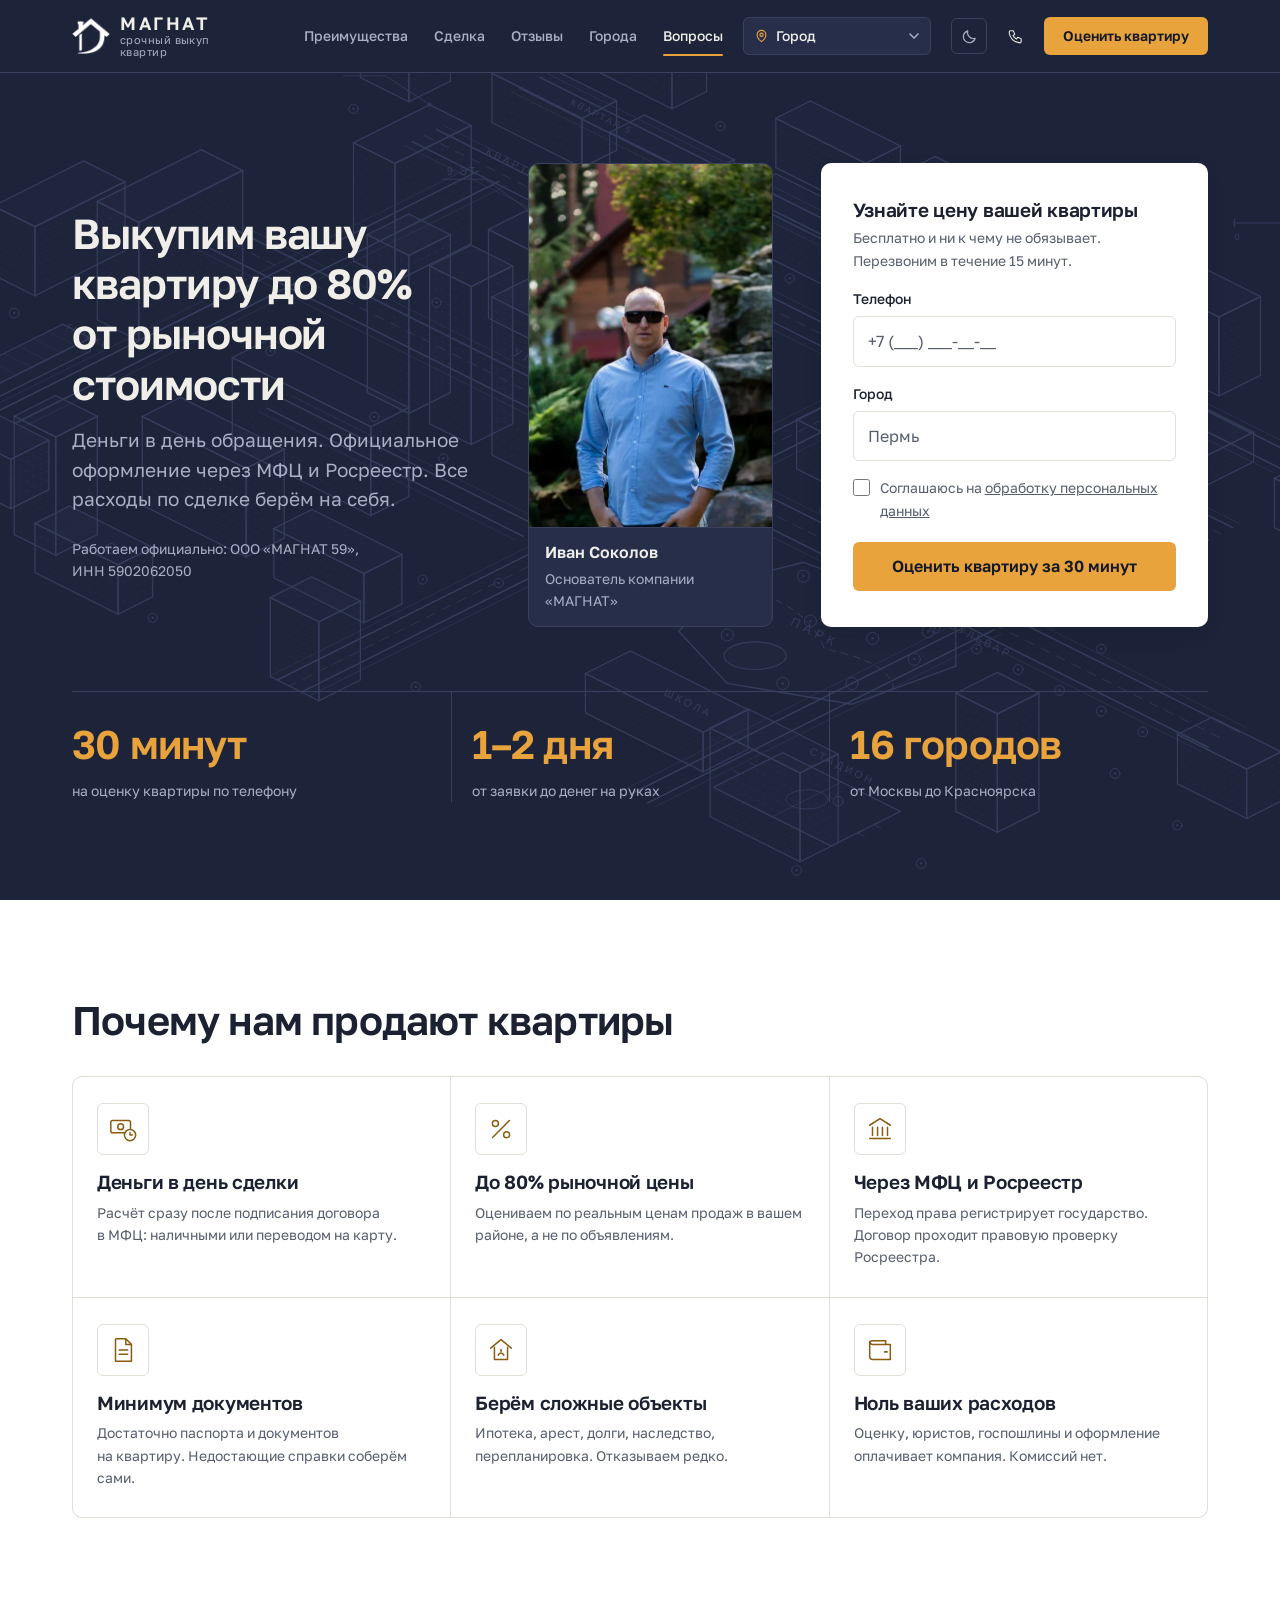
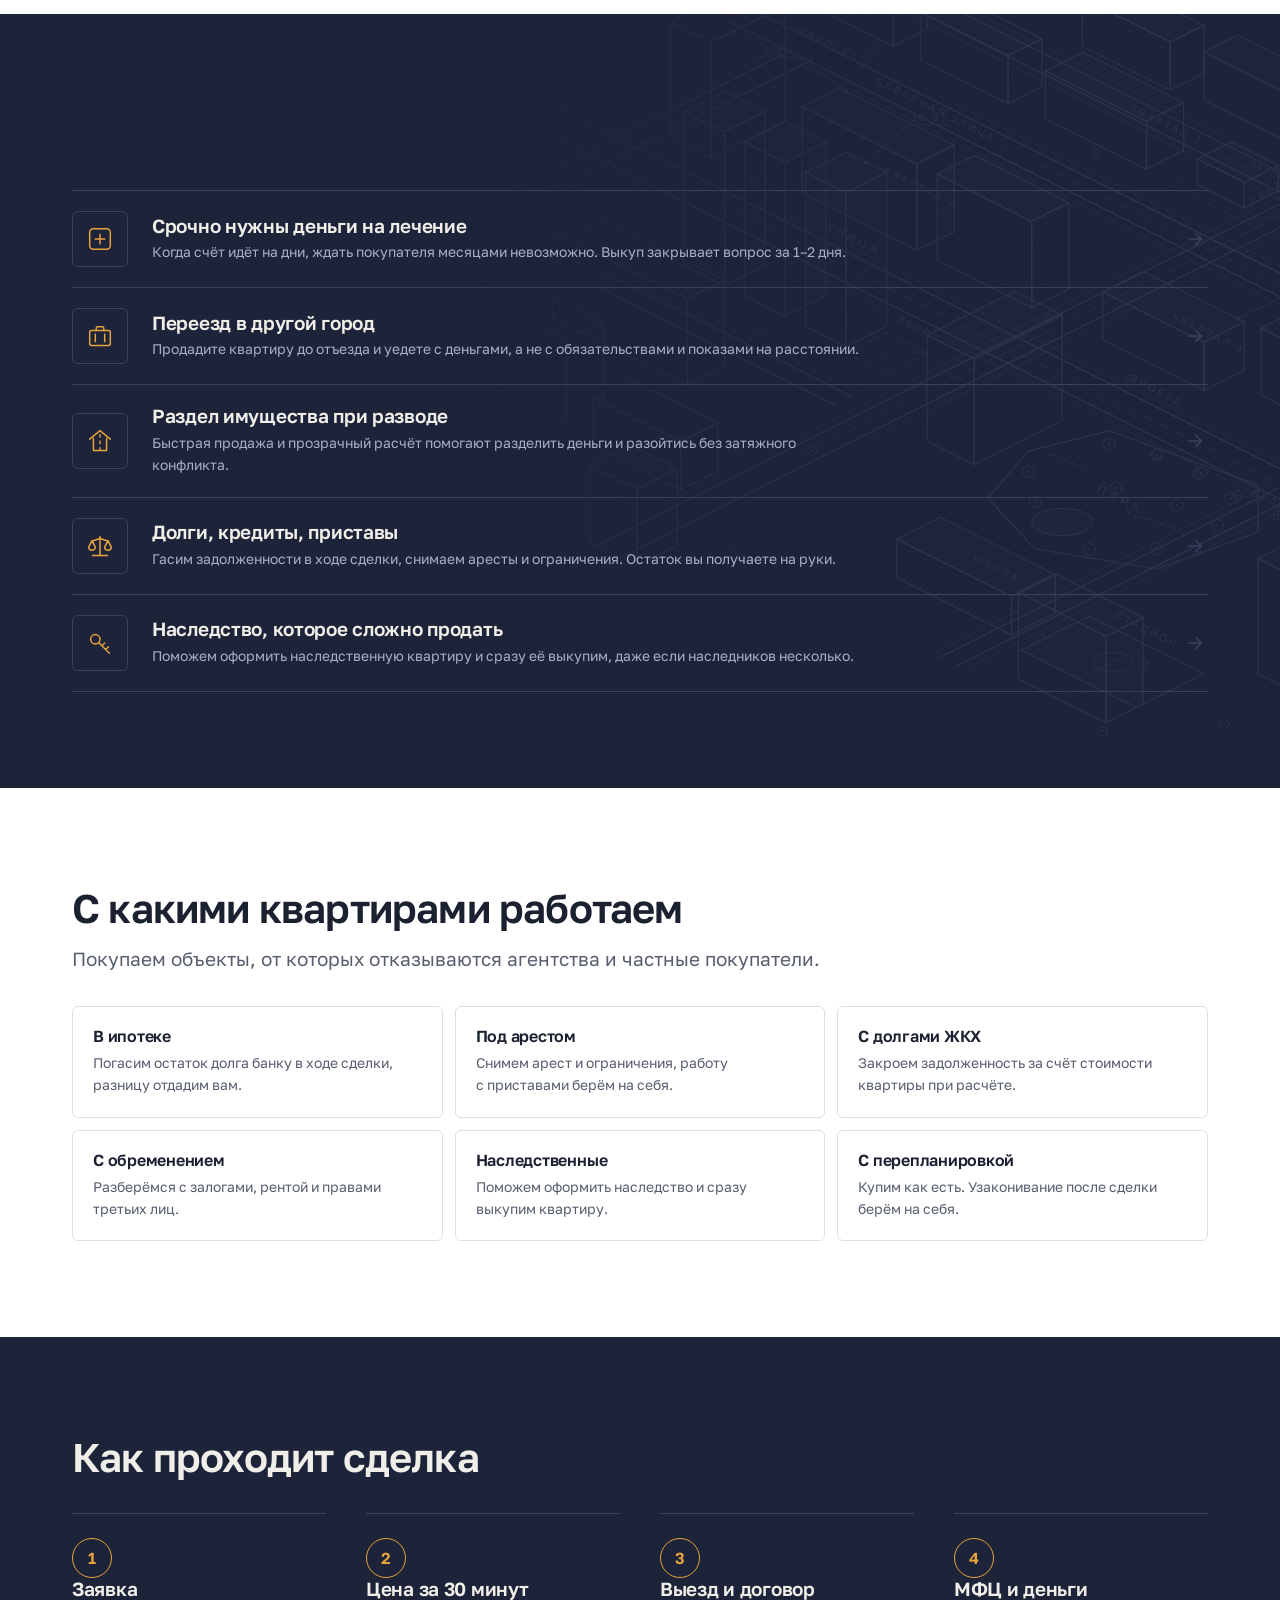
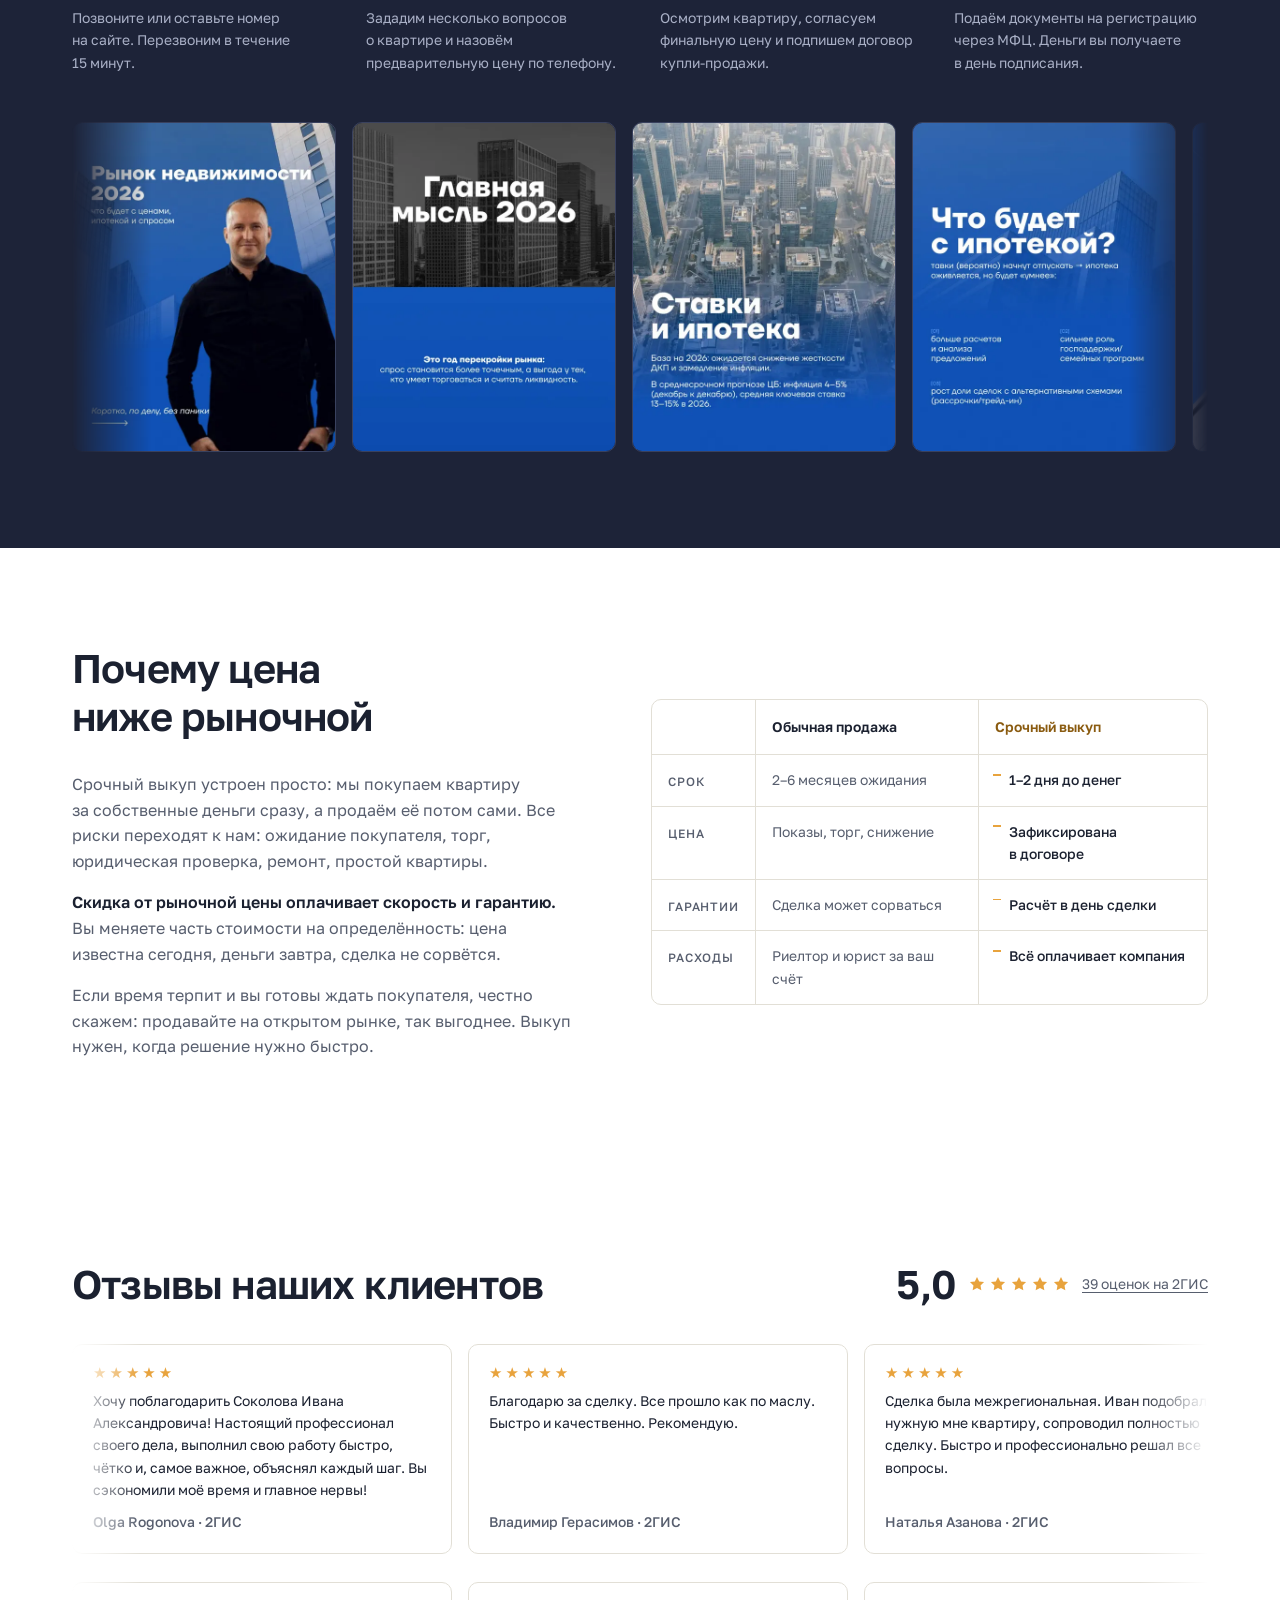
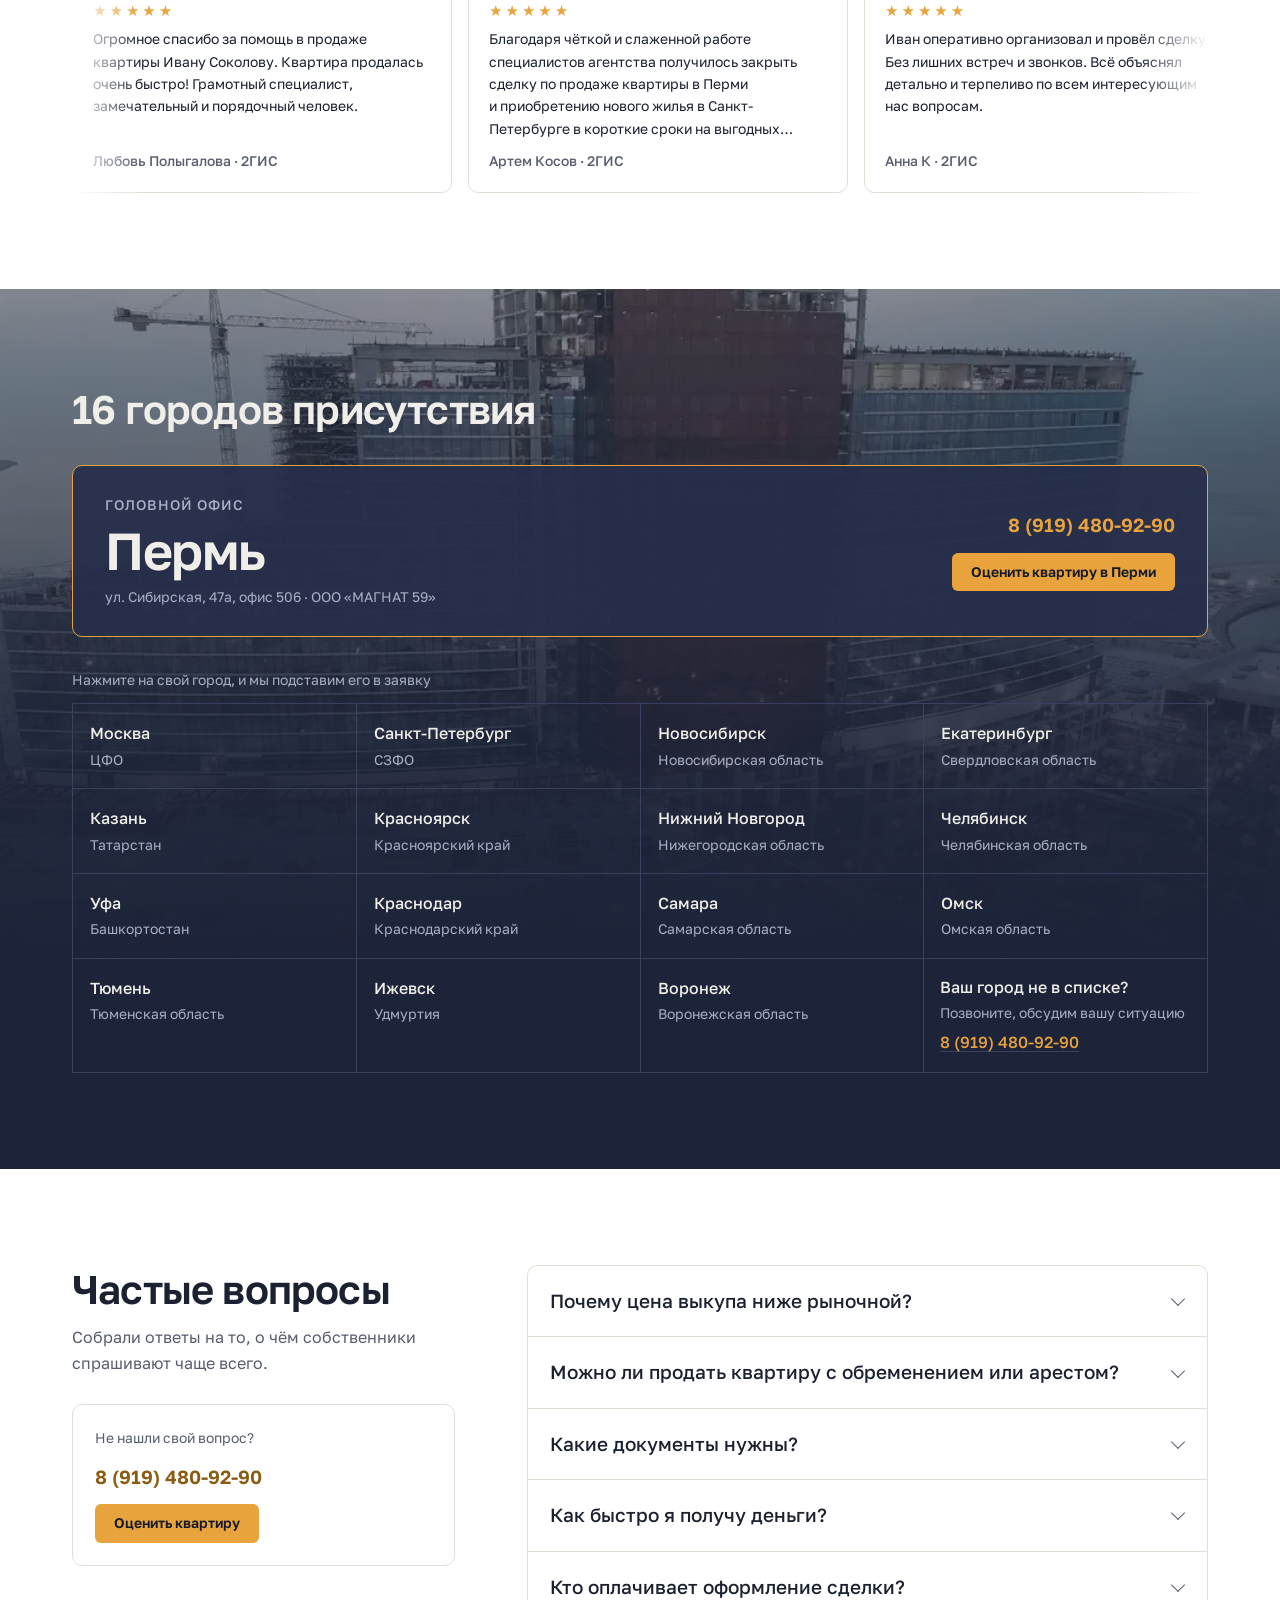
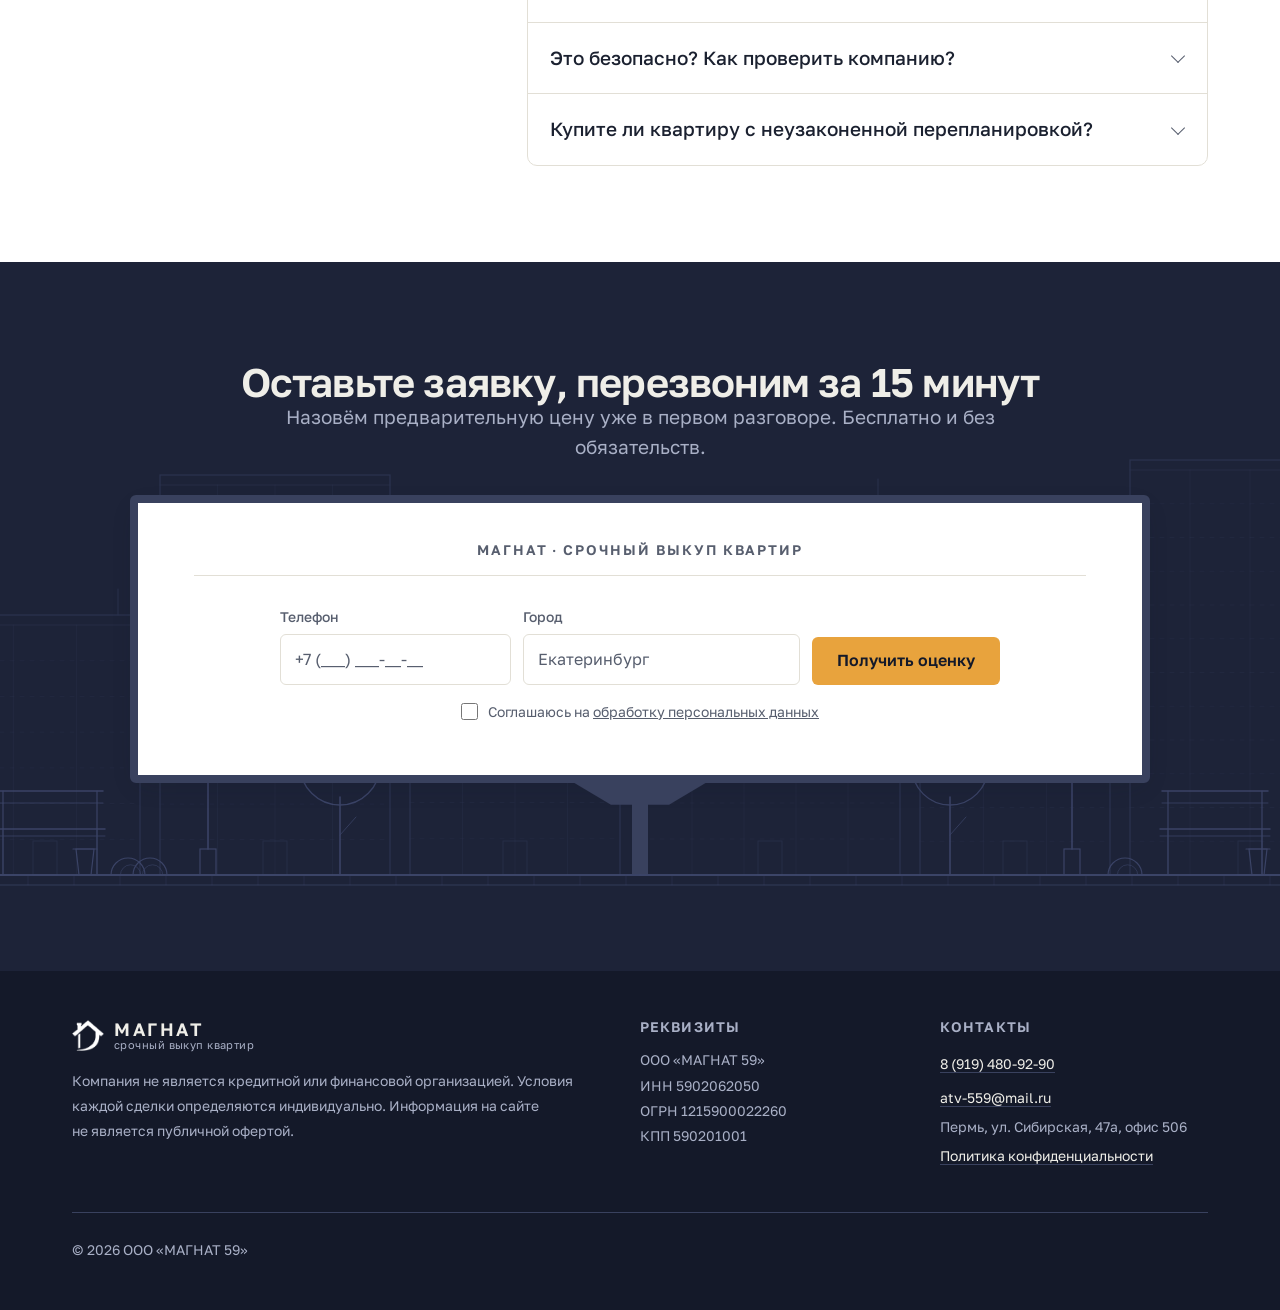
<file: index.html>
<!DOCTYPE html>
<html lang="ru">
<head>
  <meta charset="UTF-8">
  <meta name="viewport" content="width=device-width, initial-scale=1.0, viewport-fit=cover">
  <title>Срочный выкуп квартир до&nbsp;80% от&nbsp;рыночной стоимости | МАГНАТ</title>
  <meta name="description" content="Выкупим вашу квартиру за 1–2 дня до 80% от рыночной цены. Оценка за 30 минут, оформление через МФЦ и Росреестр, все расходы за счёт компании. 16 городов.">
  <meta name="theme-color" content="#1D2338">
  <link rel="canonical" href="https://xn--59-6kcao6cj5b.xn--p1ai/">
  <noscript><style>.marquee{display:none}</style></noscript>
  <meta property="og:type" content="website">
  <meta property="og:locale" content="ru_RU">
  <meta property="og:title" content="Срочный выкуп квартир до 80% от рыночной стоимости">
  <meta property="og:description" content="Деньги в день обращения. Оформление через МФЦ и Росреестр. Оценка за 30 минут, все расходы за счёт компании.">
  <meta property="og:url" content="https://xn--59-6kcao6cj5b.xn--p1ai/">
  <meta property="og:image" content="https://xn--59-6kcao6cj5b.xn--p1ai/picsandvideo/og-cover.jpg">
  <meta property="og:image:width" content="1200">
  <meta property="og:image:height" content="630">
  <meta property="og:site_name" content="МАГНАТ — срочный выкуп квартир">
  <meta name="twitter:card" content="summary_large_image">
  <meta name="twitter:image" content="https://xn--59-6kcao6cj5b.xn--p1ai/picsandvideo/og-cover.jpg">
  <link rel="icon" type="image/png" href="[data-uri]">

  <link rel="apple-touch-icon" href="picsandvideo/apple-touch-icon.png">
  <link rel="manifest" href="site.webmanifest">

  <!-- шрифты хостим сами: без внешних запросов к Google Fonts -->
  <link rel="preload" href="fonts/golos-cyr.woff2" as="font" type="font/woff2" crossorigin>
  <link rel="preload" href="fonts/golos-lat.woff2" as="font" type="font/woff2" crossorigin>
  <!-- фон hero — LCP-элемент на десктопе: сообщаем о нём браузеру заранее -->
  <link rel="preload" href="picsandvideo/district-plan.svg" as="image" media="(min-width: 1024px)">
  <link rel="stylesheet" href="styles.css?v=50">

  <!-- Тема применяется до отрисовки, чтобы не мигало при загрузке -->
  <script>
    try {
      var mParams = new URLSearchParams(location.search);
      var mTheme = mParams.get('theme') || localStorage.getItem('magnat-theme');
      if (mTheme === 'night') document.documentElement.dataset.theme = 'night';
      if (mParams.get('shot')) document.documentElement.dataset.shot = '1'; // служебный режим для скриншотов
    } catch (e) {}
  </script>

  <!-- Слот для кода аналитики: вставьте счётчик сюда -->

  <script type="application/ld+json">
  {
    "@context": "https://schema.org",
    "@type": "RealEstateAgent",
    "name": "ООО «МАГНАТ 59»",
    "url": "https://xn--59-6kcao6cj5b.xn--p1ai/",
    "logo": "https://xn--59-6kcao6cj5b.xn--p1ai/picsandvideo/logo-magnat.jpg",
    "image": "https://xn--59-6kcao6cj5b.xn--p1ai/picsandvideo/og-cover.jpg",
    "sameAs": ["https://2gis.ru/perm/firm/70000001044840694"],
    "telephone": "+79194809290",
    "email": "atv-559@mail.ru",
    "taxID": "5902062050",
    "address": {
      "@type": "PostalAddress",
      "addressLocality": "Пермь",
      "streetAddress": "ул. Сибирская, 47а, офис 506"
    },
    "areaServed": ["Пермь","Москва","Санкт-Петербург","Новосибирск","Екатеринбург","Казань","Красноярск","Нижний Новгород","Челябинск","Уфа","Краснодар","Самара","Омск","Тюмень","Ижевск","Воронеж"],
    "description": "Срочный выкуп квартир до 80% от рыночной стоимости. Деньги в день обращения, оформление через МФЦ и Росреестр."
  }
  </script>
  <script type="application/ld+json">
  {
    "@context": "https://schema.org",
    "@type": "FAQPage",
    "mainEntity": [
      {
        "@type": "Question",
        "name": "Почему цена выкупа ниже рыночной?",
        "acceptedAnswer": { "@type": "Answer", "text": "Мы платим собственные деньги сразу и берём на себя все риски дальнейшей продажи: ожидание покупателя, торг, юридическую проверку, ремонт. Скидка оплачивает скорость и гарантию расчёта. Обычная продажа занимает месяцы, выкуп занимает 1–2 дня." }
      },
      {
        "@type": "Question",
        "name": "Можно ли продать квартиру с обременением или арестом?",
        "acceptedAnswer": { "@type": "Answer", "text": "Да. Работаем с ипотекой, арестами, залогами и долгами по ЖКХ. Юристы компании снимают ограничения в ходе сделки: гасят долг банку, взаимодействуют с приставами, закрывают задолженности за счёт стоимости квартиры." }
      },
      {
        "@type": "Question",
        "name": "Какие документы нужны?",
        "acceptedAnswer": { "@type": "Answer", "text": "Паспорт и правоустанавливающие документы на квартиру: выписка ЕГРН, договор купли-продажи или свидетельство о праве собственности. Недостающие справки соберём сами." }
      },
      {
        "@type": "Question",
        "name": "Как быстро я получу деньги?",
        "acceptedAnswer": { "@type": "Answer", "text": "В день подписания договора в МФЦ. Оплата наличными или переводом на карту, способ выбираете вы." }
      },
      {
        "@type": "Question",
        "name": "Кто оплачивает оформление сделки?",
        "acceptedAnswer": { "@type": "Answer", "text": "Компания. Оценка, подготовка договора, работа юристов, госпошлины и сопровождение в МФЦ для вас бесплатны. Комиссий и скрытых платежей нет." }
      },
      {
        "@type": "Question",
        "name": "Это безопасно? Как проверить компанию?",
        "acceptedAnswer": { "@type": "Answer", "text": "Переход права собственности регистрирует государство: документы подаются через МФЦ и проходят правовую проверку Росреестра. Реквизиты открыты: ООО «МАГНАТ 59», ИНН 5902062050, ОГРН 1215900022260. Компанию можно проверить в любом публичном реестре." }
      },
      {
        "@type": "Question",
        "name": "Купите ли квартиру с неузаконенной перепланировкой?",
        "acceptedAnswer": { "@type": "Answer", "text": "Да, покупаем как есть. Узаконивание перепланировки после сделки решаем сами, на цену это влияет умеренно." }
      }
    ]
  }
  </script>
</head>
<body>
<a class="skip-link" href="#lead-form">К форме заявки</a>

<header class="header" id="top">
  <div class="container header__in">
    <a class="logo" href="#top" aria-label="МАГНАТ, срочный выкуп квартир — к началу страницы">
      <img class="logo__mark" src="picsandvideo/logo-mark.png" width="38" height="36" alt="" aria-hidden="true">
      <span class="logo__text">
        <b>МАГНАТ</b>
        <small>срочный выкуп квартир</small>
      </span>
    </a>

    <nav class="header__nav" aria-label="Разделы страницы">
      <a href="#benefits">Преимущества</a>
      <a href="#steps">Сделка</a>
      <a href="#reviews">Отзывы</a>
      <a href="#cities">Города</a>
      <a href="#faq">Вопросы</a>
    </nav>

    <div class="header__city">
      <svg class="header__city-pin" width="15" height="15" viewBox="0 0 24 24" fill="none" aria-hidden="true"><path d="M12 21s-7-5.1-7-11a7 7 0 1 1 14 0c0 5.9-7 11-7 11Z" stroke="currentColor" stroke-width="1.8" stroke-linejoin="round"/><circle cx="12" cy="10" r="2.6" stroke="currentColor" stroke-width="1.8"/></svg>
      <label class="visually-hidden" for="city-select">Ваш город</label>
      <select id="city-select" class="city-select">
        <option value="">Город</option>
        <option>Пермь</option><option>Москва</option><option>Санкт-Петербург</option>
        <option>Новосибирск</option><option>Екатеринбург</option><option>Казань</option>
        <option>Красноярск</option><option>Нижний Новгород</option><option>Челябинск</option>
        <option>Уфа</option><option>Краснодар</option><option>Самара</option>
        <option>Омск</option><option>Тюмень</option><option>Ижевск</option>
        <option>Воронеж</option>
      </select>
    </div>

    <button type="button" class="theme-toggle" data-theme-toggle aria-label="Переключить дневной и ночной режим">
      <svg class="icon-moon" width="17" height="17" viewBox="0 0 24 24" fill="none" aria-hidden="true"><path d="M20 14.5A8.5 8.5 0 0 1 9.5 4a8.5 8.5 0 1 0 10.5 10.5Z" stroke="currentColor" stroke-width="1.6" stroke-linejoin="round"/></svg>
      <svg class="icon-sun" width="17" height="17" viewBox="0 0 24 24" fill="none" aria-hidden="true"><circle cx="12" cy="12" r="4.2" stroke="currentColor" stroke-width="1.6"/><path d="M12 2.5v2.6M12 18.9v2.6M2.5 12h2.6M18.9 12h2.6M5 5l1.9 1.9M17.1 17.1 19 19M19 5l-1.9 1.9M6.9 17.1 5 19" stroke="currentColor" stroke-width="1.6" stroke-linecap="round"/></svg>
    </button>

    <a class="header__phone" href="tel:+79194809290" aria-label="Позвонить: 8 (919) 480-92-90">
      <svg width="17" height="17" viewBox="0 0 24 24" fill="none" aria-hidden="true"><path d="M5 4h4l2 5-2.5 1.5a12 12 0 0 0 5 5L15 13l5 2v4a2 2 0 0 1-2 2A16 16 0 0 1 3 6a2 2 0 0 1 2-2Z" stroke="currentColor" stroke-width="1.5" stroke-linejoin="round"/></svg>
      <span>8 (919) 480-92-90</span>
    </a>

    <a class="btn btn--accent btn--small header__cta" href="#lead-form">Оценить квартиру</a>
  </div>
</header>

<main>

  <!-- ============ HERO ============ -->
  <section class="hero" aria-label="Предложение о срочном выкупе квартиры">
    <div class="container hero__in">
      <div class="hero__copy">
        <!-- пробел перед span обязателен: точка переноса перед вставкой города
             (внутри span пробелов нет — он неразрывный); при пустом span
             двойной пробел схлопывается сам -->
        <h1>Выкупим вашу квартиру <span class="h1-city" data-city-in></span> до&nbsp;80% от&nbsp;рыночной стоимости</h1>
        <p class="hero__sub">Деньги в&nbsp;день обращения. Официальное оформление через МФЦ и&nbsp;Росреестр. Все расходы по&nbsp;сделке берём на&nbsp;себя.</p>
        <p class="hero__req">Работаем официально: ООО&nbsp;«МАГНАТ&nbsp;59», ИНН&nbsp;5902062050</p>
        <p class="hero__citycall" hidden>Города <b></b> пока нет в&nbsp;нашем списке. Позвоните — обсудим, сможем ли выкупить вашу квартиру: <a href="tel:+79194809290">8&nbsp;(919)&nbsp;480-92-90</a></p>
      </div>

      <div class="hero__form">
        <form class="lead-form" id="lead-form" data-form novalidate aria-label="Заявка на оценку квартиры">
          <h2 class="lead-form__title">Узнайте цену вашей квартиры</h2>
          <p class="lead-form__note">Бесплатно и&nbsp;ни к&nbsp;чему не&nbsp;обязывает. Перезвоним в&nbsp;течение 15&nbsp;минут.</p>

          <div class="field">
            <label for="lf-phone">Телефон</label>
            <input id="lf-phone" name="phone" type="tel" inputmode="tel" autocomplete="tel"
                   placeholder="+7 (___) ___-__-__" data-phone required>
            <p class="field__error" data-error-for="lf-phone" role="alert" hidden>Введите номер телефона полностью</p>
          </div>

          <div class="field">
            <label for="lf-address">Город</label>
            <input id="lf-address" name="address" type="text" autocomplete="address-level2"
                   placeholder="Пермь" list="cities-list" maxlength="60" required>
            <datalist id="cities-list">
              <option value="Пермь"></option><option value="Москва"></option><option value="Санкт-Петербург"></option>
              <option value="Новосибирск"></option><option value="Екатеринбург"></option><option value="Казань"></option>
              <option value="Красноярск"></option><option value="Нижний Новгород"></option><option value="Челябинск"></option>
              <option value="Уфа"></option><option value="Краснодар"></option><option value="Самара"></option>
              <option value="Омск"></option><option value="Тюмень"></option><option value="Ижевск"></option>
              <option value="Воронеж"></option>
            </datalist>
            <p class="field__error" data-error-for="lf-address" role="alert" hidden>Укажите город</p>
          </div>

          <input class="hp-field" type="text" name="website" tabindex="-1" autocomplete="off" aria-hidden="true">

          <label class="consent">
            <input type="checkbox" name="consent" required>
            <span>Соглашаюсь на <a href="privacy">обработку персональных данных</a></span>
          </label>
          <p class="field__error" data-error-for="consent" role="alert" hidden>Нужно согласие на&nbsp;обработку данных</p>

          <noscript>
            <p class="form-status is-error" style="display:block">Для отправки заявки нужен JavaScript. Позвоните нам: <a href="tel:+79194809290">8&nbsp;(919)&nbsp;480-92-90</a></p>
          </noscript>
          <button class="btn btn--accent btn--full" type="submit" data-submit>
            <span class="btn__label">Оценить квартиру за&nbsp;30 минут</span>
            <span class="btn__loading" aria-hidden="true">Отправляем…</span>
          </button>

          <p class="form-status" data-status role="status" aria-live="polite" hidden></p>
        </form>
      </div>

      <figure class="hero__owner">
        <img src="picsandvideo/owner-portrait.webp" alt="Иван Соколов, основатель компании МАГНАТ" width="853" height="742" fetchpriority="high">
        <figcaption>
          <b>Иван Соколов</b>
          <span>Основатель компании «МАГНАТ»</span>
        </figcaption>
      </figure>

      <dl class="facts">
        <div class="facts__item">
          <dt>30 минут</dt>
          <dd>на&nbsp;оценку квартиры по&nbsp;телефону</dd>
        </div>
        <div class="facts__item">
          <dt>1–2 дня</dt>
          <dd>от&nbsp;заявки до&nbsp;денег на&nbsp;руках</dd>
        </div>
        <div class="facts__item">
          <dt>16 городов</dt>
          <dd>от&nbsp;Москвы до&nbsp;Красноярска</dd>
        </div>
      </dl>
    </div>
  </section>

  <!-- ============ ПРЕИМУЩЕСТВА ============ -->
  <section class="section" id="benefits" aria-label="Преимущества срочного выкупа в компании МАГНАТ">
    <div class="container">
      <h2 class="section__title" data-reveal>Почему нам продают квартиры</h2>
      <ul class="benefits" data-reveal-group>
        <li class="benefits__item">
          <span class="b-ico" aria-hidden="true">
            <svg viewBox="0 0 32 32" fill="none">
              <rect x="3" y="7" width="21" height="13" rx="2" pathLength="1" stroke="currentColor" stroke-width="1.6"/>
              <circle cx="13.5" cy="13.5" r="3.1" pathLength="1" stroke="currentColor" stroke-width="1.6"/>
              <circle cx="23.5" cy="22.5" r="6" pathLength="1" style="fill:var(--paper)" stroke="currentColor" stroke-width="1.6"/>
              <path d="M23.5 19.8v2.7h2.4" pathLength="1" stroke="currentColor" stroke-width="1.6" stroke-linecap="round" stroke-linejoin="round"/>
            </svg>
          </span>
          <h3>Деньги в&nbsp;день сделки</h3>
          <p>Расчёт сразу после подписания договора в&nbsp;МФЦ: наличными или переводом на&nbsp;карту.</p>
        </li>
        <li class="benefits__item">
          <span class="b-ico" aria-hidden="true">
            <svg viewBox="0 0 32 32" fill="none">
              <path d="M7 25 25 7" pathLength="1" stroke="currentColor" stroke-width="1.6" stroke-linecap="round"/>
              <circle cx="10" cy="10" r="3.2" pathLength="1" stroke="currentColor" stroke-width="1.6"/>
              <circle cx="22" cy="22" r="3.2" pathLength="1" stroke="currentColor" stroke-width="1.6"/>
            </svg>
          </span>
          <h3>До 80% рыночной цены</h3>
          <p>Оцениваем по&nbsp;реальным ценам продаж в&nbsp;вашем районе, а&nbsp;не по&nbsp;объявлениям.</p>
        </li>
        <li class="benefits__item">
          <span class="b-ico" aria-hidden="true">
            <svg viewBox="0 0 32 32" fill="none">
              <path d="M5 12 16 5l11 7" pathLength="1" stroke="currentColor" stroke-width="1.6" stroke-linecap="round" stroke-linejoin="round"/>
              <path d="M8 14v9M13.4 14v9M18.6 14v9M24 14v9" pathLength="1" stroke="currentColor" stroke-width="1.6" stroke-linecap="round"/>
              <path d="M5 26h22" pathLength="1" stroke="currentColor" stroke-width="1.6" stroke-linecap="round"/>
            </svg>
          </span>
          <h3>Через МФЦ и&nbsp;Росреестр</h3>
          <p>Переход права регистрирует государство. Договор проходит правовую проверку Росреестра.</p>
        </li>
        <li class="benefits__item">
          <span class="b-ico" aria-hidden="true">
            <svg viewBox="0 0 32 32" fill="none">
              <path d="M8 4h11l6 6v18H8V4Z" pathLength="1" stroke="currentColor" stroke-width="1.6" stroke-linejoin="round"/>
              <path d="M19 4v6h6" pathLength="1" stroke="currentColor" stroke-width="1.6" stroke-linejoin="round"/>
              <path d="M12 16h9M12 20.5h9" pathLength="1" stroke="currentColor" stroke-width="1.6" stroke-linecap="round"/>
            </svg>
          </span>
          <h3>Минимум документов</h3>
          <p>Достаточно паспорта и&nbsp;документов на&nbsp;квартиру. Недостающие справки соберём сами.</p>
        </li>
        <li class="benefits__item">
          <span class="b-ico" aria-hidden="true">
            <svg viewBox="0 0 32 32" fill="none">
              <path d="M5 14 16 5l11 9" pathLength="1" stroke="currentColor" stroke-width="1.6" stroke-linecap="round" stroke-linejoin="round"/>
              <path d="M9 13v13h14V13" pathLength="1" stroke="currentColor" stroke-width="1.6" stroke-linecap="round" stroke-linejoin="round"/>
              <path d="M13 21.5c1.4-3.2 4.6-3.2 6 0" pathLength="1" stroke="currentColor" stroke-width="1.6" stroke-linecap="round"/>
              <path d="M16 15.5v2" pathLength="1" stroke="currentColor" stroke-width="1.6" stroke-linecap="round"/>
            </svg>
          </span>
          <h3>Берём сложные объекты</h3>
          <p>Ипотека, арест, долги, наследство, перепланировка. Отказываем редко.</p>
        </li>
        <li class="benefits__item">
          <span class="b-ico" aria-hidden="true">
            <svg viewBox="0 0 32 32" fill="none">
              <path d="M5 9a3 3 0 0 1 3-3h14v4" pathLength="1" stroke="currentColor" stroke-width="1.6" stroke-linecap="round"/>
              <path d="M5 9v14a3 3 0 0 0 3 3h19V10H8a3 3 0 0 1-3-3Z" pathLength="1" stroke="currentColor" stroke-width="1.6" stroke-linejoin="round"/>
              <path d="M21 18h2.5" pathLength="1" stroke="currentColor" stroke-width="1.8" stroke-linecap="round"/>
            </svg>
          </span>
          <h3>Ноль ваших расходов</h3>
          <p>Оценку, юристов, госпошлины и&nbsp;оформление оплачивает компания. Комиссий нет.</p>
        </li>
      </ul>
    </div>
  </section>

  <!-- ============ КОГДА МЫ НУЖНЫ ============ -->
  <section class="section section--dark section--sit" aria-label="Жизненные ситуации, в которых помогает срочный выкуп">
    <div class="container">
      <h2 class="section__title" data-reveal>Когда срочный выкуп выручает</h2>
      <ul class="situations" data-reveal-group>
        <li>
          <a class="sit-row" href="#lead-form">
            <span class="sit-ico" aria-hidden="true">
              <svg viewBox="0 0 32 32" fill="none"><rect x="5" y="5" width="22" height="22" rx="4" stroke="currentColor" stroke-width="1.6"/><path d="M16 11v10M11 16h10" stroke="currentColor" stroke-width="1.6" stroke-linecap="round"/></svg>
            </span>
            <div class="sit-body">
              <h3>Срочно нужны деньги на&nbsp;лечение</h3>
              <p>Когда счёт идёт на&nbsp;дни, ждать покупателя месяцами невозможно. Выкуп закрывает вопрос за&nbsp;1–2 дня.</p>
            </div>
            <svg class="sit-arr" viewBox="0 0 24 24" fill="none" aria-hidden="true"><path d="M5 12h14M13 6l6 6-6 6" stroke="currentColor" stroke-width="1.8" stroke-linecap="round" stroke-linejoin="round"/></svg>
          </a>
        </li>
        <li>
          <a class="sit-row" href="#lead-form">
            <span class="sit-ico" aria-hidden="true">
              <svg viewBox="0 0 32 32" fill="none"><rect x="5" y="10" width="22" height="16" rx="2" stroke="currentColor" stroke-width="1.6"/><path d="M12 10V7.5A1.5 1.5 0 0 1 13.5 6h5A1.5 1.5 0 0 1 20 7.5V10M11 14v8M21 14v8" stroke="currentColor" stroke-width="1.6" stroke-linecap="round"/></svg>
            </span>
            <div class="sit-body">
              <h3>Переезд в&nbsp;другой город</h3>
              <p>Продадите квартиру до&nbsp;отъезда и&nbsp;уедете с&nbsp;деньгами, а&nbsp;не с&nbsp;обязательствами и&nbsp;показами на&nbsp;расстоянии.</p>
            </div>
            <svg class="sit-arr" viewBox="0 0 24 24" fill="none" aria-hidden="true"><path d="M5 12h14M13 6l6 6-6 6" stroke="currentColor" stroke-width="1.8" stroke-linecap="round" stroke-linejoin="round"/></svg>
          </a>
        </li>
        <li>
          <a class="sit-row" href="#lead-form">
            <span class="sit-ico" aria-hidden="true">
              <svg viewBox="0 0 32 32" fill="none"><path d="M5 14 16 5l11 9" stroke="currentColor" stroke-width="1.6" stroke-linecap="round" stroke-linejoin="round"/><path d="M9 13v13h14V13" stroke="currentColor" stroke-width="1.6" stroke-linecap="round" stroke-linejoin="round"/><path d="M16 9v18" stroke="currentColor" stroke-width="1.4" stroke-dasharray="3 4" stroke-linecap="round"/></svg>
            </span>
            <div class="sit-body">
              <h3>Раздел имущества при&nbsp;разводе</h3>
              <p>Быстрая продажа и&nbsp;прозрачный расчёт помогают разделить деньги и&nbsp;разойтись без&nbsp;затяжного конфликта.</p>
            </div>
            <svg class="sit-arr" viewBox="0 0 24 24" fill="none" aria-hidden="true"><path d="M5 12h14M13 6l6 6-6 6" stroke="currentColor" stroke-width="1.8" stroke-linecap="round" stroke-linejoin="round"/></svg>
          </a>
        </li>
        <li>
          <a class="sit-row" href="#lead-form">
            <span class="sit-ico" aria-hidden="true">
              <svg viewBox="0 0 32 32" fill="none"><path d="M16 6v20M8 26h16" stroke="currentColor" stroke-width="1.6" stroke-linecap="round"/><path d="M16 8 7 11m9-3 9 3" stroke="currentColor" stroke-width="1.6" stroke-linecap="round"/><path d="M4 17a3.5 3.5 0 0 0 7 0l-3.5-6.5L4 17ZM21 17a3.5 3.5 0 0 0 7 0l-3.5-6.5L21 17Z" stroke="currentColor" stroke-width="1.6" stroke-linejoin="round"/></svg>
            </span>
            <div class="sit-body">
              <h3>Долги, кредиты, приставы</h3>
              <p>Гасим задолженности в&nbsp;ходе сделки, снимаем аресты и&nbsp;ограничения. Остаток вы получаете на&nbsp;руки.</p>
            </div>
            <svg class="sit-arr" viewBox="0 0 24 24" fill="none" aria-hidden="true"><path d="M5 12h14M13 6l6 6-6 6" stroke="currentColor" stroke-width="1.8" stroke-linecap="round" stroke-linejoin="round"/></svg>
          </a>
        </li>
        <li>
          <a class="sit-row" href="#lead-form">
            <span class="sit-ico" aria-hidden="true">
              <svg viewBox="0 0 32 32" fill="none"><circle cx="11" cy="12" r="5" stroke="currentColor" stroke-width="1.6"/><path d="M14.5 15.5 26 27M22 23l3-3M18 19l3-3" stroke="currentColor" stroke-width="1.6" stroke-linecap="round"/></svg>
            </span>
            <div class="sit-body">
              <h3>Наследство, которое сложно продать</h3>
              <p>Поможем оформить наследственную квартиру и&nbsp;сразу её выкупим, даже если наследников несколько.</p>
            </div>
            <svg class="sit-arr" viewBox="0 0 24 24" fill="none" aria-hidden="true"><path d="M5 12h14M13 6l6 6-6 6" stroke="currentColor" stroke-width="1.8" stroke-linecap="round" stroke-linejoin="round"/></svg>
          </a>
        </li>
      </ul>
    </div>
  </section>

  <!-- ============ С КАКИМИ КВАРТИРАМИ РАБОТАЕМ ============ -->
  <section class="section" aria-label="Типы квартир, которые выкупает компания">
    <div class="container">
      <h2 class="section__title" data-reveal>С какими квартирами работаем</h2>
      <p class="section__lead" data-reveal>Покупаем объекты, от&nbsp;которых отказываются агентства и&nbsp;частные покупатели.</p>
      <ul class="objects" data-reveal-group>
        <li>
          <h3>В ипотеке</h3>
          <p>Погасим остаток долга банку в&nbsp;ходе сделки, разницу отдадим вам.</p>
        </li>
        <li>
          <h3>Под арестом</h3>
          <p>Снимем арест и&nbsp;ограничения, работу с&nbsp;приставами берём на&nbsp;себя.</p>
        </li>
        <li>
          <h3>С долгами ЖКХ</h3>
          <p>Закроем задолженность за&nbsp;счёт стоимости квартиры при&nbsp;расчёте.</p>
        </li>
        <li>
          <h3>С обременением</h3>
          <p>Разберёмся с&nbsp;залогами, рентой и&nbsp;правами третьих лиц.</p>
        </li>
        <li>
          <h3>Наследственные</h3>
          <p>Поможем оформить наследство и&nbsp;сразу выкупим квартиру.</p>
        </li>
        <li>
          <h3>С перепланировкой</h3>
          <p>Купим как есть. Узаконивание после сделки берём на&nbsp;себя.</p>
        </li>
      </ul>
    </div>
  </section>

  <!-- ============ 4 ШАГА ============ -->
  <section class="section section--dark" id="steps" aria-label="Этапы сделки срочного выкупа">
    <div class="container">
      <h2 class="section__title" data-reveal>Как проходит сделка</h2>
      <ol class="steps" data-reveal-group>
        <li class="steps__item">
          <span class="steps__num" aria-hidden="true">1</span>
          <h3>Заявка</h3>
          <p>Позвоните или оставьте номер на&nbsp;сайте. Перезвоним в&nbsp;течение 15&nbsp;минут.</p>
        </li>
        <li class="steps__item">
          <span class="steps__num" aria-hidden="true">2</span>
          <h3>Цена за&nbsp;30 минут</h3>
          <p>Зададим несколько вопросов о&nbsp;квартире и&nbsp;назовём предварительную цену по&nbsp;телефону.</p>
        </li>
        <li class="steps__item">
          <span class="steps__num" aria-hidden="true">3</span>
          <h3>Выезд и&nbsp;договор</h3>
          <p>Осмотрим квартиру, согласуем финальную цену и&nbsp;подпишем договор купли-продажи.</p>
        </li>
        <li class="steps__item">
          <span class="steps__num" aria-hidden="true">4</span>
          <h3>МФЦ и&nbsp;деньги</h3>
          <p>Подаём документы на&nbsp;регистрацию через МФЦ. Деньги вы получаете в&nbsp;день подписания.</p>
        </li>
      </ol>

      <!-- Бесконечная карусель: карточки из соцсетей компании.
           При замене контента правьте ОБЕ группы одинаково
           (вторая — копия для бесшовного цикла). -->
      <div class="marquee" data-reveal role="group" aria-label="Карточки из соцсетей компании о рынке недвижимости">
        <div class="marquee__track">
          <div class="marquee__group">
            <img class="marquee__img" src="[data-uri]" data-src="picsandvideo/social-1.webp" data-full="picsandvideo/social-1-full.webp" width="560" height="700" tabindex="0" role="button" alt="Карточка из соцсетей МАГНАТ. Рынок недвижимости 2026: что будет с ценами, ипотекой и спросом">
            <img class="marquee__img" src="[data-uri]" data-src="picsandvideo/social-2.webp" data-full="picsandvideo/social-2-full.webp" width="560" height="700" tabindex="0" role="button" alt="Карточка из соцсетей МАГНАТ. Главная мысль 2026: год перекройки рынка">
            <img class="marquee__img" src="[data-uri]" data-src="picsandvideo/social-3.webp" data-full="picsandvideo/social-3-full.webp" width="560" height="700" tabindex="0" role="button" alt="Карточка из соцсетей МАГНАТ. Ставки и ипотека: база на 2026 год">
            <img class="marquee__img" src="[data-uri]" data-src="picsandvideo/social-4.webp" data-full="picsandvideo/social-4-full.webp" width="560" height="700" tabindex="0" role="button" alt="Карточка из соцсетей МАГНАТ. Что будет с ипотекой: три тренда">
            <img class="marquee__img" src="[data-uri]" data-src="picsandvideo/social-5.webp" data-full="picsandvideo/social-5-full.webp" width="560" height="700" tabindex="0" role="button" alt="Карточка из соцсетей МАГНАТ. Цены на квартиры: прогнозы на 2026 год">
            <img class="marquee__img" src="[data-uri]" data-src="picsandvideo/social-6.webp" data-full="picsandvideo/social-6-full.webp" width="560" height="700" tabindex="0" role="button" alt="Карточка из соцсетей МАГНАТ. Новостройки: главный драйвер цен">
            <img class="marquee__img" src="[data-uri]" data-src="picsandvideo/social-7.webp" data-full="picsandvideo/social-7-full.webp" width="560" height="700" tabindex="0" role="button" alt="Карточка из соцсетей МАГНАТ. Вторичка: прогноз по вторичному рынку">
            <img class="marquee__img" src="[data-uri]" data-src="picsandvideo/social-8.webp" data-full="picsandvideo/social-8-full.webp" width="560" height="700" tabindex="0" role="button" alt="Карточка из соцсетей МАГНАТ. Окна возможностей на 2026 год">
          </div>
          <div class="marquee__group" aria-hidden="true">
            <img class="marquee__img" src="[data-uri]" data-src="picsandvideo/social-1.webp" data-full="picsandvideo/social-1-full.webp" width="560" height="700" alt="Карточка из соцсетей МАГНАТ. Рынок недвижимости 2026: что будет с ценами, ипотекой и спросом">
            <img class="marquee__img" src="[data-uri]" data-src="picsandvideo/social-2.webp" data-full="picsandvideo/social-2-full.webp" width="560" height="700" alt="Карточка из соцсетей МАГНАТ. Главная мысль 2026: год перекройки рынка">
            <img class="marquee__img" src="[data-uri]" data-src="picsandvideo/social-3.webp" data-full="picsandvideo/social-3-full.webp" width="560" height="700" alt="Карточка из соцсетей МАГНАТ. Ставки и ипотека: база на 2026 год">
            <img class="marquee__img" src="[data-uri]" data-src="picsandvideo/social-4.webp" data-full="picsandvideo/social-4-full.webp" width="560" height="700" alt="Карточка из соцсетей МАГНАТ. Что будет с ипотекой: три тренда">
            <img class="marquee__img" src="[data-uri]" data-src="picsandvideo/social-5.webp" data-full="picsandvideo/social-5-full.webp" width="560" height="700" alt="Карточка из соцсетей МАГНАТ. Цены на квартиры: прогнозы на 2026 год">
            <img class="marquee__img" src="[data-uri]" data-src="picsandvideo/social-6.webp" data-full="picsandvideo/social-6-full.webp" width="560" height="700" alt="Карточка из соцсетей МАГНАТ. Новостройки: главный драйвер цен">
            <img class="marquee__img" src="[data-uri]" data-src="picsandvideo/social-7.webp" data-full="picsandvideo/social-7-full.webp" width="560" height="700" alt="Карточка из соцсетей МАГНАТ. Вторичка: прогноз по вторичному рынку">
            <img class="marquee__img" src="[data-uri]" data-src="picsandvideo/social-8.webp" data-full="picsandvideo/social-8-full.webp" width="560" height="700" alt="Карточка из соцсетей МАГНАТ. Окна возможностей на 2026 год">
          </div>
        </div>
      </div>

      <noscript>
        <ul class="marquee-fallback">
        <li><img src="picsandvideo/social-1.webp" width="560" height="700" loading="lazy" decoding="async" alt="Карточка из соцсетей МАГНАТ. Рынок недвижимости 2026: что будет с ценами, ипотекой и спросом"></li>
        <li><img src="picsandvideo/social-2.webp" width="560" height="700" loading="lazy" decoding="async" alt="Карточка из соцсетей МАГНАТ. Главная мысль 2026: год перекройки рынка"></li>
        <li><img src="picsandvideo/social-3.webp" width="560" height="700" loading="lazy" decoding="async" alt="Карточка из соцсетей МАГНАТ. Ставки и ипотека: база на 2026 год"></li>
        <li><img src="picsandvideo/social-4.webp" width="560" height="700" loading="lazy" decoding="async" alt="Карточка из соцсетей МАГНАТ. Что будет с ипотекой: три тренда"></li>
        <li><img src="picsandvideo/social-5.webp" width="560" height="700" loading="lazy" decoding="async" alt="Карточка из соцсетей МАГНАТ. Цены на квартиры: прогнозы на 2026 год"></li>
        <li><img src="picsandvideo/social-6.webp" width="560" height="700" loading="lazy" decoding="async" alt="Карточка из соцсетей МАГНАТ. Новостройки: главный драйвер цен"></li>
        <li><img src="picsandvideo/social-7.webp" width="560" height="700" loading="lazy" decoding="async" alt="Карточка из соцсетей МАГНАТ. Вторичка: прогноз по вторичному рынку"></li>
        <li><img src="picsandvideo/social-8.webp" width="560" height="700" loading="lazy" decoding="async" alt="Карточка из соцсетей МАГНАТ. Окна возможностей на 2026 год"></li>
        </ul>
      </noscript>
    </div>
  </section>

  <!-- ============ ЧТО ТАКОЕ СРОЧНЫЙ ВЫКУП ============ -->
  <section class="section" aria-label="Честное объяснение механизма срочного выкупа">
    <div class="container">
      <div class="explain">
        <div class="explain__text" data-reveal>
          <h2 class="section__title">Почему цена ниже рыночной</h2>
          <p>Срочный выкуп устроен просто: мы покупаем квартиру за&nbsp;собственные деньги сразу, а&nbsp;продаём её потом сами. Все риски переходят к&nbsp;нам: ожидание покупателя, торг, юридическая проверка, ремонт, простой квартиры.</p>
          <p><strong>Скидка от&nbsp;рыночной цены оплачивает скорость и&nbsp;гарантию.</strong> Вы меняете часть стоимости на&nbsp;определённость: цена известна сегодня, деньги завтра, сделка не&nbsp;сорвётся.</p>
          <p>Если время терпит и&nbsp;вы готовы ждать покупателя, честно скажем: продавайте на&nbsp;открытом рынке, так выгоднее. Выкуп нужен, когда решение нужно быстро.</p>
        </div>
        <div class="explain__compare" data-reveal>
          <div class="cmp-wrap">
            <table class="cmp">
              <thead>
                <tr>
                  <th scope="col"><span class="visually-hidden">Критерий</span></th>
                  <th scope="col">Обычная продажа</th>
                  <th scope="col" class="cmp__buy">Срочный выкуп</th>
                </tr>
              </thead>
              <tbody>
                <tr>
                  <th scope="row">Срок</th>
                  <td data-col="Обычная продажа">2–6 месяцев ожидания</td>
                  <td class="cmp__buy" data-col="Срочный выкуп">1–2 дня до&nbsp;денег</td>
                </tr>
                <tr>
                  <th scope="row">Цена</th>
                  <td data-col="Обычная продажа">Показы, торг, снижение</td>
                  <td class="cmp__buy" data-col="Срочный выкуп">Зафиксирована в&nbsp;договоре</td>
                </tr>
                <tr>
                  <th scope="row">Гарантии</th>
                  <td data-col="Обычная продажа">Сделка может сорваться</td>
                  <td class="cmp__buy" data-col="Срочный выкуп">Расчёт в&nbsp;день сделки</td>
                </tr>
                <tr>
                  <th scope="row">Расходы</th>
                  <td data-col="Обычная продажа">Риелтор и&nbsp;юрист за&nbsp;ваш счёт</td>
                  <td class="cmp__buy" data-col="Срочный выкуп">Всё оплачивает компания</td>
                </tr>
              </tbody>
            </table>
          </div>
        </div>
      </div>
    </div>
  </section>

  <!-- ============ ОТЗЫВЫ ============ -->
  <section class="section section--tinted" id="reviews" aria-label="Отзывы клиентов">
    <div class="container">
      <div class="rev-head" data-reveal>
        <h2 class="section__title">Отзывы наших клиентов</h2>
        <div class="rev-rating">
          <b>5,0</b>
          <span class="rev-stars" role="img" aria-label="Рейтинг 5 из 5">
            <svg viewBox="0 0 24 24" aria-hidden="true"><path d="M12 2.6l2.9 5.9 6.5.9-4.7 4.6 1.1 6.4L12 17.4l-5.8 3 1.1-6.4L2.6 9.4l6.5-.9z"/></svg>
            <svg viewBox="0 0 24 24" aria-hidden="true"><path d="M12 2.6l2.9 5.9 6.5.9-4.7 4.6 1.1 6.4L12 17.4l-5.8 3 1.1-6.4L2.6 9.4l6.5-.9z"/></svg>
            <svg viewBox="0 0 24 24" aria-hidden="true"><path d="M12 2.6l2.9 5.9 6.5.9-4.7 4.6 1.1 6.4L12 17.4l-5.8 3 1.1-6.4L2.6 9.4l6.5-.9z"/></svg>
            <svg viewBox="0 0 24 24" aria-hidden="true"><path d="M12 2.6l2.9 5.9 6.5.9-4.7 4.6 1.1 6.4L12 17.4l-5.8 3 1.1-6.4L2.6 9.4l6.5-.9z"/></svg>
            <svg viewBox="0 0 24 24" aria-hidden="true"><path d="M12 2.6l2.9 5.9 6.5.9-4.7 4.6 1.1 6.4L12 17.4l-5.8 3 1.1-6.4L2.6 9.4l6.5-.9z"/></svg>
          </span>
          <a href="https://2gis.ru/perm/firm/70000001044840694/tab/reviews" target="_blank" rel="noopener">39 оценок на&nbsp;2ГИС</a>
        </div>
      </div>

      <div class="rev-marquee" data-reveal>
        <div class="rev-track">
          <div class="rev-group">
            <article class="rev-card"><span class="rev-card__stars" aria-hidden="true">★★★★★</span><p>Хочу поблагодарить Соколова Ивана Александровича! Настоящий профессионал своего дела, выполнил свою работу быстро, чётко и, самое важное, объяснял каждый шаг. Вы сэкономили моё время и&nbsp;главное нервы!</p><footer>Olga Rogonova · 2ГИС</footer></article>
            <article class="rev-card"><span class="rev-card__stars" aria-hidden="true">★★★★★</span><p>Благодарю за&nbsp;сделку. Все прошло как по&nbsp;маслу. Быстро и&nbsp;качественно. Рекомендую.</p><footer>Владимир Герасимов · 2ГИС</footer></article>
            <article class="rev-card"><span class="rev-card__stars" aria-hidden="true">★★★★★</span><p>Сделка была межрегиональная. Иван подобрал нужную мне квартиру, сопроводил полностью сделку. Быстро и&nbsp;профессионально решал все вопросы.</p><footer>Наталья Азанова · 2ГИС</footer></article>
            <article class="rev-card"><span class="rev-card__stars" aria-hidden="true">★★★★★</span><p>Выражаем благодарность за&nbsp;оперативность в&nbsp;продаже квартиры и&nbsp;профессиональный подход в&nbsp;проведении сделки!</p><footer>Aleani · 2ГИС</footer></article>
            <article class="rev-card"><span class="rev-card__stars" aria-hidden="true">★★★★★</span><p>Одно из&nbsp;лучших агентств Перми. Приветливые риэлторы, готовы договариваться по&nbsp;любым вопросам. Рекомендую.</p><footer>Олег Медведев · 2ГИС</footer></article>
            <article class="rev-card"><span class="rev-card__stars" aria-hidden="true">★★★★★</span><p>Очень быстро продалась квартира, и&nbsp;самое главное — на&nbsp;оформление сделки потратили всего 20 минут. А подготовку документов сделали удалённо, что очень радует.</p><footer>Любовь Брулетова · 2ГИС</footer></article>
            <article class="rev-card"><span class="rev-card__stars" aria-hidden="true">★★★★★</span><p>Работал с&nbsp;Иваном, все сделки прошли быстро и&nbsp;без проблем. Рекомендую обращаться.</p><footer>Максим Мухаметханов · 2ГИС</footer></article>
            <article class="rev-card"><span class="rev-card__stars" aria-hidden="true">★★★★★</span><p>Срочно надо было продать квартиру — уезжали в&nbsp;другой город. Отдали ребятам все полномочия и, как итог, пришли только один раз, уже на&nbsp;подписание договора. Спасибо, что сэкономили нам время!</p><footer>Леонид Маишев · 2ГИС</footer></article>
          </div>
        </div>
      </div>

      <div class="rev-marquee" data-reveal>
        <div class="rev-track rev-track--reverse">
          <div class="rev-group">
            <article class="rev-card"><span class="rev-card__stars" aria-hidden="true">★★★★★</span><p>Огромное спасибо за&nbsp;помощь в&nbsp;продаже квартиры Ивану Соколову. Квартира продалась очень быстро! Грамотный специалист, замечательный и&nbsp;порядочный человек.</p><footer>Любовь Полыгалова · 2ГИС</footer></article>
            <article class="rev-card"><span class="rev-card__stars" aria-hidden="true">★★★★★</span><p>Благодаря чёткой и&nbsp;слаженной работе специалистов агентства получилось закрыть сделку по&nbsp;продаже квартиры в&nbsp;Перми и&nbsp;приобретению нового жилья в&nbsp;Санкт-Петербурге в&nbsp;короткие сроки на&nbsp;выгодных условиях.</p><footer>Артем Косов · 2ГИС</footer></article>
            <article class="rev-card"><span class="rev-card__stars" aria-hidden="true">★★★★★</span><p>Иван оперативно организовал и&nbsp;провёл сделку. Без лишних встреч и&nbsp;звонков. Всё объяснял детально и&nbsp;терпеливо по&nbsp;всем интересующим нас вопросам.</p><footer>Анна К · 2ГИС</footer></article>
            <article class="rev-card"><span class="rev-card__stars" aria-hidden="true">★★★★★</span><p>Ивану можно доверять, он грамотный, знающий специалист. Я чувствовала себя защищённой. Спокойствие, уверенность, грамотный подход, без&nbsp;суеты — то, что нужно!</p><footer>Татьяна Симонова · 2ГИС</footer></article>
            <article class="rev-card"><span class="rev-card__stars" aria-hidden="true">★★★★★</span><p>Магнат59 делает свою работу на&nbsp;200%. Помогли нам и&nbsp;с продажей квартиры в&nbsp;Перми, и&nbsp;с оформлением всех документов, а&nbsp;также подобрали идеальный вариант в&nbsp;Крыму. Оценка 5/5.</p><footer>Светлана Паничева · 2ГИС</footer></article>
            <article class="rev-card"><span class="rev-card__stars" aria-hidden="true">★★★★★</span><p>Покупателя привёл на&nbsp;второй день после подписания договора о&nbsp;сотрудничестве. Сделка прошла удачно, без&nbsp;каких-либо загвоздочек. Всё было грамотно и&nbsp;компетентно.</p><footer>Ольга Лыткина · 2ГИС</footer></article>
            <article class="rev-card"><span class="rev-card__stars" aria-hidden="true">★★★★★</span><p>Иван очень быстро нашёл покупателя, всегда держал нас в&nbsp;курсе происходящего и&nbsp;грамотно сопроводил сделку. Очень рекомендуем!</p><footer>Нина Сухарева · 2ГИС</footer></article>
            <article class="rev-card"><span class="rev-card__stars" aria-hidden="true">★★★★★</span><p>Работа профессиональная, быстрая, учитываются все интересы клиента. Вежливое, доброжелательное и&nbsp;внимательное отношение. Агентству доверяю и&nbsp;буду рад сотрудничать в&nbsp;будущем.</p><footer>Петр Алигрин · 2ГИС</footer></article>
          </div>
        </div>
      </div>
    </div>
  </section>

  <!-- ============ ГЕОГРАФИЯ ============ -->
  <section class="section section--dark section--cities" id="cities" aria-label="Города, в которых работает компания">
    <div class="container">
      <h2 class="section__title" data-reveal>16 городов присутствия</h2>

      <div class="hq" data-reveal>
        <div class="hq__main">
          <span class="hq__tags">
            <span class="hq__label">Головной офис</span>
          </span>
          <b class="hq__city">Пермь</b>
          <span class="hq__region">ул. Сибирская, 47а, офис 506 · ООО&nbsp;«МАГНАТ&nbsp;59»</span>
        </div>
        <div class="hq__contacts">
          <a class="hq__phone" href="tel:+79194809290">8 (919) 480-92-90</a>
          <a class="btn btn--accent btn--small" href="#lead-form" data-pick-city="Пермь">Оценить квартиру в&nbsp;Перми</a>
        </div>
      </div>

      <p class="cities__hint" data-reveal>Нажмите на&nbsp;свой город, и&nbsp;мы подставим его в&nbsp;заявку</p>
      <ul class="cities" data-reveal-group>
        <li><button type="button" class="cities__pick" data-city="Москва" aria-pressed="false"><b>Москва</b><span>ЦФО</span><span class="cities__go" hidden>В заявке · <span class="cities__golink">к&nbsp;форме</span></span></button></li>
        <li><button type="button" class="cities__pick" data-city="Санкт-Петербург" aria-pressed="false"><b>Санкт-Петербург</b><span>СЗФО</span><span class="cities__go" hidden>В заявке · <span class="cities__golink">к&nbsp;форме</span></span></button></li>
        <li><button type="button" class="cities__pick" data-city="Новосибирск" aria-pressed="false"><b>Новосибирск</b><span>Новосибирская область</span><span class="cities__go" hidden>В заявке · <span class="cities__golink">к&nbsp;форме</span></span></button></li>
        <li><button type="button" class="cities__pick" data-city="Екатеринбург" aria-pressed="false"><b>Екатеринбург</b><span>Свердловская область</span><span class="cities__go" hidden>В заявке · <span class="cities__golink">к&nbsp;форме</span></span></button></li>
        <li><button type="button" class="cities__pick" data-city="Казань" aria-pressed="false"><b>Казань</b><span>Татарстан</span><span class="cities__go" hidden>В заявке · <span class="cities__golink">к&nbsp;форме</span></span></button></li>
        <li><button type="button" class="cities__pick" data-city="Красноярск" aria-pressed="false"><b>Красноярск</b><span>Красноярский край</span><span class="cities__go" hidden>В заявке · <span class="cities__golink">к&nbsp;форме</span></span></button></li>
        <li><button type="button" class="cities__pick" data-city="Нижний Новгород" aria-pressed="false"><b>Нижний Новгород</b><span>Нижегородская область</span><span class="cities__go" hidden>В заявке · <span class="cities__golink">к&nbsp;форме</span></span></button></li>
        <li><button type="button" class="cities__pick" data-city="Челябинск" aria-pressed="false"><b>Челябинск</b><span>Челябинская область</span><span class="cities__go" hidden>В заявке · <span class="cities__golink">к&nbsp;форме</span></span></button></li>
        <li><button type="button" class="cities__pick" data-city="Уфа" aria-pressed="false"><b>Уфа</b><span>Башкортостан</span><span class="cities__go" hidden>В заявке · <span class="cities__golink">к&nbsp;форме</span></span></button></li>
        <li><button type="button" class="cities__pick" data-city="Краснодар" aria-pressed="false"><b>Краснодар</b><span>Краснодарский край</span><span class="cities__go" hidden>В заявке · <span class="cities__golink">к&nbsp;форме</span></span></button></li>
        <li><button type="button" class="cities__pick" data-city="Самара" aria-pressed="false"><b>Самара</b><span>Самарская область</span><span class="cities__go" hidden>В заявке · <span class="cities__golink">к&nbsp;форме</span></span></button></li>
        <li><button type="button" class="cities__pick" data-city="Омск" aria-pressed="false"><b>Омск</b><span>Омская область</span><span class="cities__go" hidden>В заявке · <span class="cities__golink">к&nbsp;форме</span></span></button></li>
        <li><button type="button" class="cities__pick" data-city="Тюмень" aria-pressed="false"><b>Тюмень</b><span>Тюменская область</span><span class="cities__go" hidden>В заявке · <span class="cities__golink">к&nbsp;форме</span></span></button></li>
        <li><button type="button" class="cities__pick" data-city="Ижевск" aria-pressed="false"><b>Ижевск</b><span>Удмуртия</span><span class="cities__go" hidden>В заявке · <span class="cities__golink">к&nbsp;форме</span></span></button></li>
        <li><button type="button" class="cities__pick" data-city="Воронеж" aria-pressed="false"><b>Воронеж</b><span>Воронежская область</span><span class="cities__go" hidden>В заявке · <span class="cities__golink">к&nbsp;форме</span></span></button></li>
        <li class="cities__cta">
          <b>Ваш город не&nbsp;в списке?</b>
          <span>Позвоните, обсудим вашу ситуацию</span>
          <a href="tel:+79194809290">8 (919) 480-92-90</a>
        </li>
      </ul>
    </div>
  </section>

  <!-- ============ FAQ ============ -->
  <section class="section" id="faq" aria-label="Ответы на частые вопросы">
    <div class="container">
      <div class="faq-grid">
        <div class="faq-side" data-reveal>
          <h2 class="section__title">Частые вопросы</h2>
          <p class="faq-side__lead">Собрали ответы на&nbsp;то, о&nbsp;чём собственники спрашивают чаще всего.</p>
          <div class="faq-side__cta">
            <span>Не нашли свой вопрос?</span>
            <a class="faq-side__phone" href="tel:+79194809290">8 (919) 480-92-90</a>
            <a class="btn btn--accent btn--small" href="#lead-form">Оценить квартиру</a>
          </div>
        </div>
        <div class="faq" data-reveal>
        <details>
          <summary>Почему цена выкупа ниже рыночной?</summary>
          <p>Мы платим собственные деньги сразу и&nbsp;берём на&nbsp;себя все риски дальнейшей продажи: ожидание покупателя, торг, юридическую проверку, ремонт. Скидка оплачивает скорость и&nbsp;гарантию расчёта. Обычная продажа занимает месяцы, выкуп занимает 1–2 дня.</p>
        </details>
        <details>
          <summary>Можно ли продать квартиру с&nbsp;обременением или арестом?</summary>
          <p>Да. Работаем с&nbsp;ипотекой, арестами, залогами и&nbsp;долгами по&nbsp;ЖКХ. Юристы компании снимают ограничения в&nbsp;ходе сделки: гасят долг банку, взаимодействуют с&nbsp;приставами, закрывают задолженности за&nbsp;счёт стоимости квартиры.</p>
        </details>
        <details>
          <summary>Какие документы нужны?</summary>
          <p>Паспорт и&nbsp;правоустанавливающие документы на&nbsp;квартиру: выписка ЕГРН, договор купли-продажи или свидетельство о&nbsp;праве собственности. Недостающие справки соберём сами.</p>
        </details>
        <details>
          <summary>Как быстро я получу деньги?</summary>
          <p>В день подписания договора в&nbsp;МФЦ. Оплата наличными или переводом на&nbsp;карту, способ выбираете вы.</p>
        </details>
        <details>
          <summary>Кто оплачивает оформление сделки?</summary>
          <p>Компания. Оценка, подготовка договора, работа юристов, госпошлины и&nbsp;сопровождение в&nbsp;МФЦ для&nbsp;вас бесплатны. Комиссий и&nbsp;скрытых платежей нет.</p>
        </details>
        <details>
          <summary>Это безопасно? Как проверить компанию?</summary>
          <p>Переход права собственности регистрирует государство: документы подаются через МФЦ и&nbsp;проходят правовую проверку Росреестра. Реквизиты открыты: ООО «МАГНАТ 59», ИНН 5902062050, ОГРН 1215900022260. Компанию можно проверить в&nbsp;любом публичном реестре.</p>
        </details>
        <details>
          <summary>Купите ли квартиру с&nbsp;неузаконенной перепланировкой?</summary>
          <p>Да, покупаем как есть. Узаконивание перепланировки после сделки решаем сами, на&nbsp;цену это влияет умеренно.</p>
        </details>
        </div>
      </div>
    </div>
  </section>

  <!-- ============ ФИНАЛЬНЫЙ CTA ============ -->
  <section class="section section--dark section--cta" id="final-cta" aria-label="Форма заявки на обратный звонок">
    <div class="container">
      <h2 class="section__title" data-reveal>Оставьте заявку, перезвоним за&nbsp;15 минут</h2>
      <p class="section__lead section__lead--center" data-reveal>Назовём предварительную цену уже в&nbsp;первом разговоре. Бесплатно и&nbsp;без обязательств.</p>

      <!-- широкий рекламный щит, внутри — форма с воздухом вокруг -->
      <div class="billboard" data-reveal>
        <div class="billboard__panel">
          <p class="billboard__brand">МАГНАТ · Срочный выкуп квартир</p>
      <form class="lead-form lead-form--wide" data-form novalidate aria-label="Повторная форма заявки">
        <div class="lead-form__row">
          <div class="field">
            <label for="lf2-phone">Телефон</label>
            <input id="lf2-phone" name="phone" type="tel" inputmode="tel" autocomplete="tel"
                   placeholder="+7 (___) ___-__-__" data-phone required>
            <p class="field__error" data-error-for="lf2-phone" role="alert" hidden>Введите номер телефона полностью</p>
          </div>
          <div class="field">
            <label for="lf2-address">Город</label>
            <input id="lf2-address" name="address" type="text" autocomplete="address-level2"
                   placeholder="Екатеринбург" list="cities-list" maxlength="60" required>
            <p class="field__error" data-error-for="lf2-address" role="alert" hidden>Укажите город</p>
          </div>
          <button class="btn btn--accent" type="submit" data-submit>
            <span class="btn__label">Получить оценку</span>
            <span class="btn__loading" aria-hidden="true">Отправляем…</span>
          </button>
        </div>
        <input class="hp-field" type="text" name="website" tabindex="-1" autocomplete="off" aria-hidden="true">
        <label class="consent consent--dark">
          <input type="checkbox" name="consent" required>
          <span>Соглашаюсь на <a href="privacy">обработку персональных данных</a></span>
        </label>
        <p class="field__error" data-error-for="consent" role="alert" hidden>Нужно согласие на&nbsp;обработку данных</p>
        <p class="form-status" data-status role="status" aria-live="polite" hidden></p>
      </form>
        </div>
        <div class="billboard__support" aria-hidden="true"></div>
      </div>
    </div>
  </section>

</main>

<footer class="footer" aria-label="Реквизиты и контакты">
  <div class="container">
    <div class="footer__grid">
      <div class="footer__col">
        <a class="logo logo--footer" href="#top">
          <img class="logo__mark" src="picsandvideo/logo-mark.png" width="32" height="31" alt="" aria-hidden="true">
          <span class="logo__text"><b>МАГНАТ</b><small>срочный выкуп квартир</small></span>
        </a>
        <p class="footer__note">Компания не&nbsp;является кредитной или финансовой организацией. Условия каждой сделки определяются индивидуально. Информация на&nbsp;сайте не&nbsp;является публичной офертой.</p>
      </div>
      <div class="footer__col">
        <h3>Реквизиты</h3>
        <p>ООО «МАГНАТ 59»<br>
        ИНН 5902062050<br>
        ОГРН 1215900022260<br>
        КПП 590201001</p>
      </div>
      <div class="footer__col">
        <h3>Контакты</h3>
        <p>
          <a href="tel:+79194809290">8 (919) 480-92-90</a><br>
          <a href="mailto:atv-559@mail.ru">atv-559@mail.ru</a><br>
          Пермь, ул. Сибирская, 47а, офис 506
        </p>
        <p><a href="privacy">Политика конфиденциальности</a></p>
      </div>
    </div>
    <p class="footer__copy">© 2026 ООО «МАГНАТ 59»</p>
  </div>
</footer>

<!-- Кнопка «наверх» -->
<button type="button" class="to-top" data-to-top aria-label="Наверх страницы">
  <svg width="18" height="18" viewBox="0 0 24 24" fill="none" aria-hidden="true"><path d="M12 19V5M5.5 11.5 12 5l6.5 6.5" stroke="currentColor" stroke-width="1.8" stroke-linecap="round" stroke-linejoin="round"/></svg>
</button>

<!-- Лайтбокс: карточка карусели в полный размер, закрытие кликом или Esc -->
<div class="lightbox" data-lightbox role="dialog" aria-modal="true" aria-label="Просмотр карточки" hidden>
  <!-- пустой src невалиден, держим прозрачный пиксель, пока окно закрыто -->
  <img class="lightbox__img" src="[data-uri]" alt="">
  <button type="button" class="lightbox__close" aria-label="Закрыть просмотр">
    <svg width="18" height="18" viewBox="0 0 24 24" fill="none" aria-hidden="true"><path d="M6 6l12 12M18 6 6 18" stroke="currentColor" stroke-width="1.8" stroke-linecap="round"/></svg>
  </button>
</div>

<!-- Мобильная нижняя панель -->
<nav class="mobilebar" aria-label="Быстрые действия">
  <a class="btn btn--ghost" href="tel:+79194809290">
    <svg width="16" height="16" viewBox="0 0 24 24" fill="none" aria-hidden="true"><path d="M5 4h4l2 5-2.5 1.5a12 12 0 0 0 5 5L15 13l5 2v4a2 2 0 0 1-2 2A16 16 0 0 1 3 6a2 2 0 0 1 2-2Z" stroke="currentColor" stroke-width="1.5" stroke-linejoin="round"/></svg>
    Позвонить
  </a>
  <a class="btn btn--accent" href="#lead-form">Оценить квартиру</a>
</nav>

<script src="script.js?v=50" defer></script>
</body>
</html>
</file>
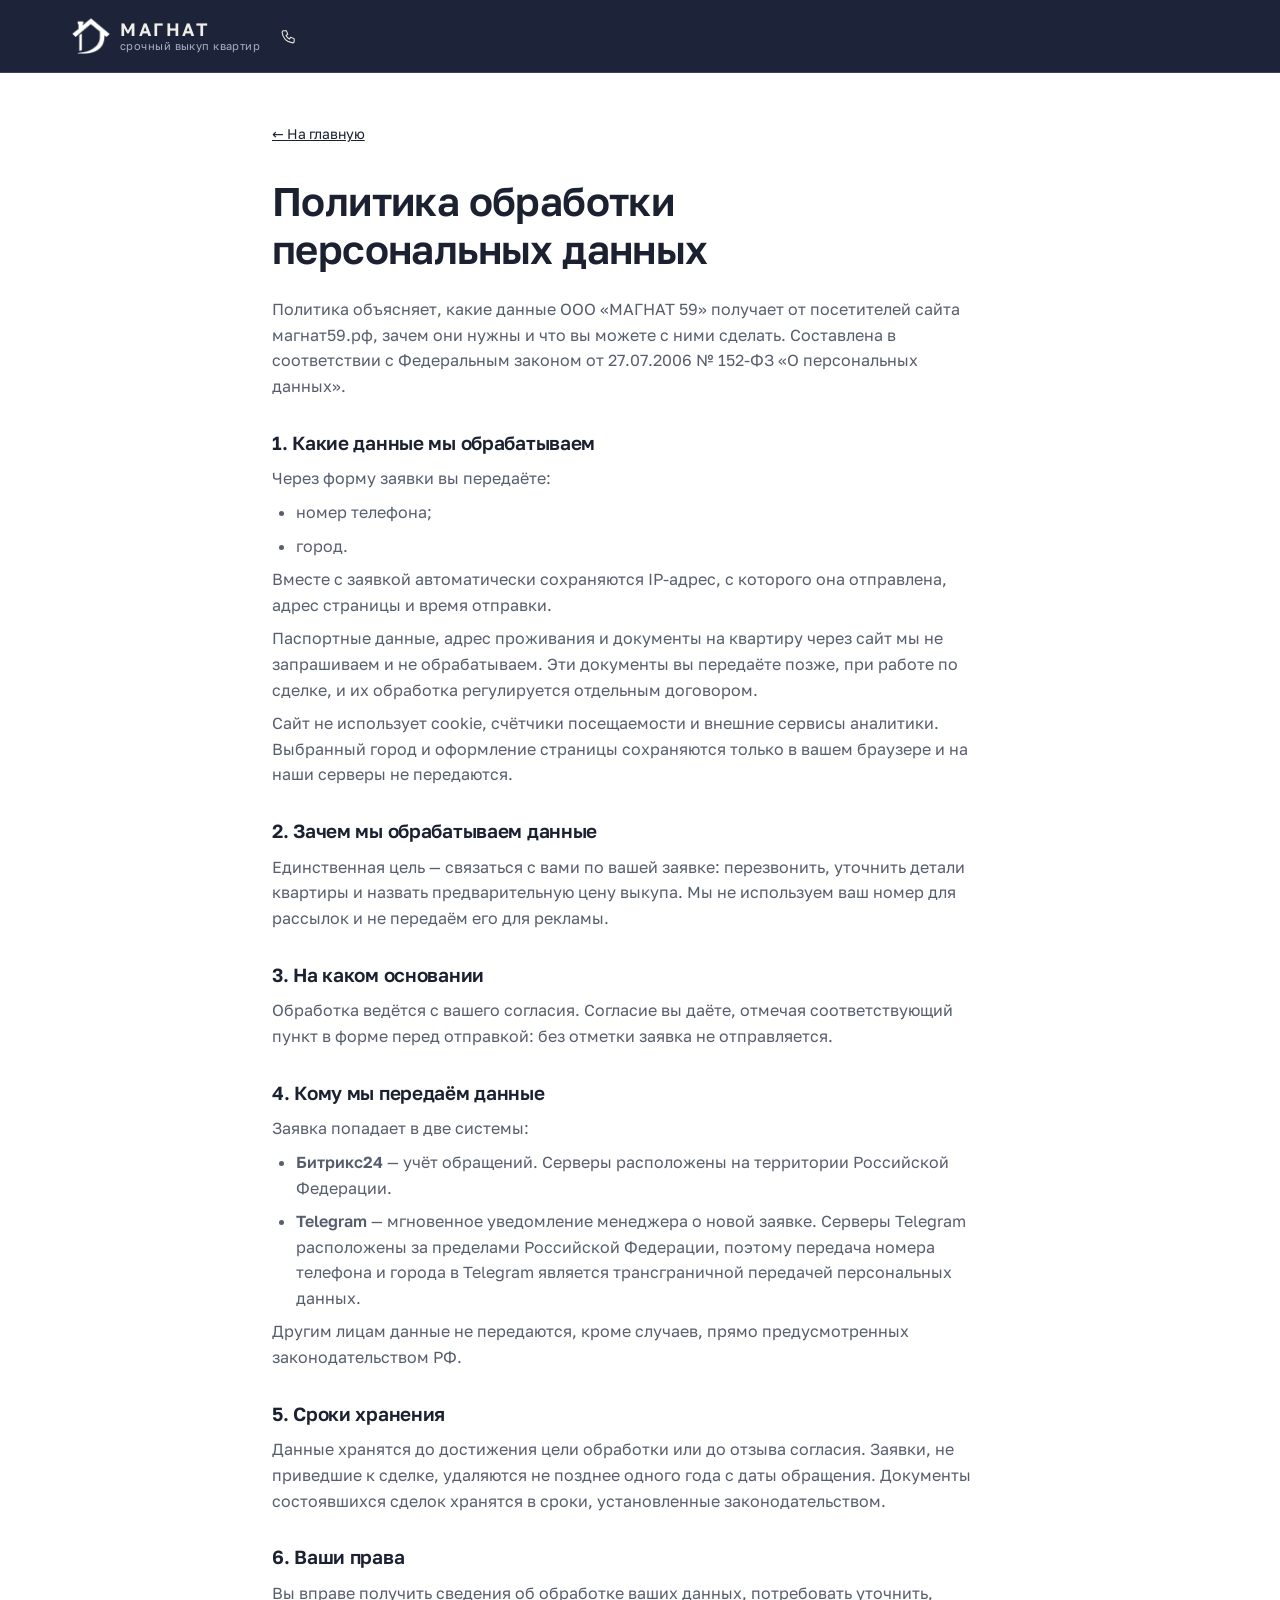
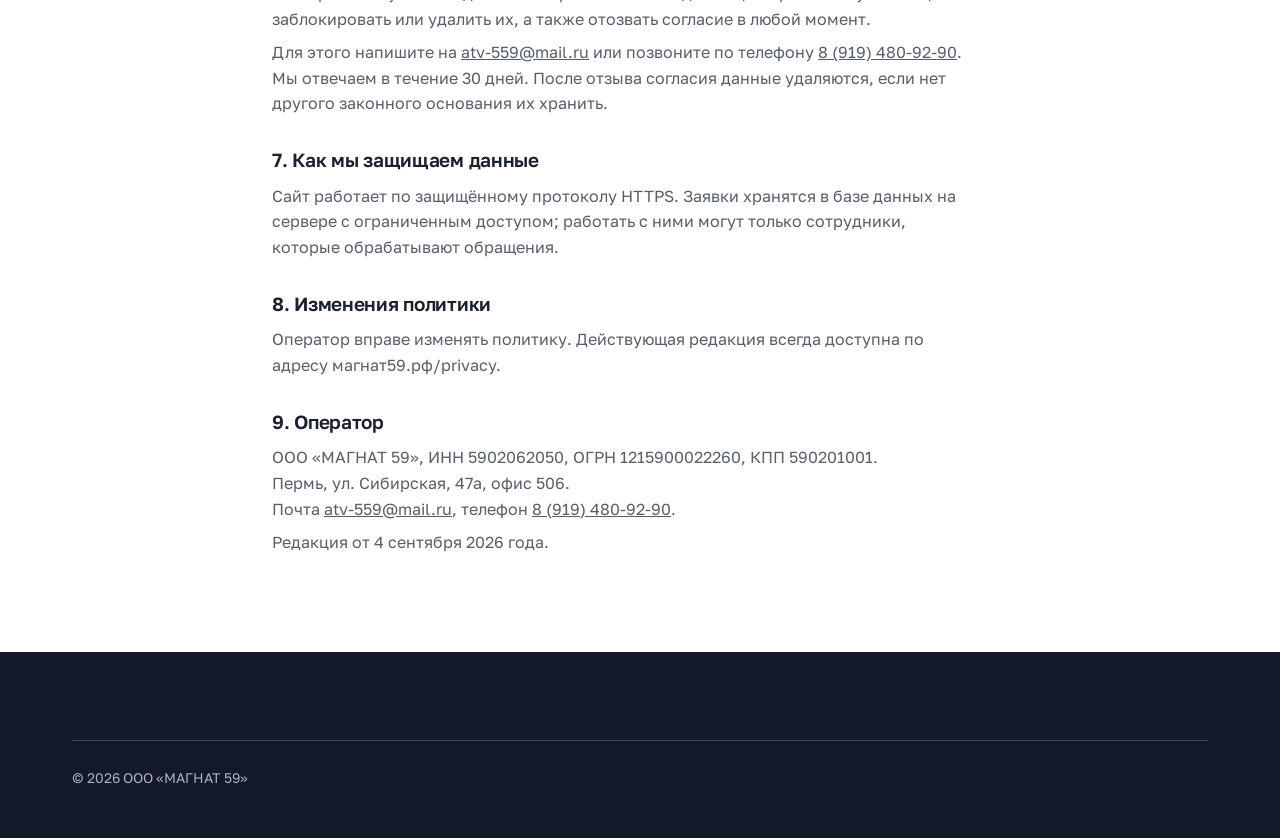
<file: privacy.html>
<!DOCTYPE html>
<html lang="ru">
<head>
  <meta charset="UTF-8">
  <meta name="viewport" content="width=device-width, initial-scale=1.0">
  <title>Политика конфиденциальности | МАГНАТ — срочный выкуп квартир</title>
  <meta name="description" content="Политика обработки персональных данных ООО «МАГНАТ 59».">
  <meta name="robots" content="noindex, follow">
  <link rel="canonical" href="https://xn--59-6kcao6cj5b.xn--p1ai/privacy">
  <link rel="icon" type="image/png" href="[data-uri]">
  <meta name="theme-color" content="#1D2338">
  <link rel="apple-touch-icon" href="picsandvideo/apple-touch-icon.png">
  <link rel="preload" href="fonts/golos-cyr.woff2" as="font" type="font/woff2" crossorigin>
  <link rel="preload" href="fonts/golos-lat.woff2" as="font" type="font/woff2" crossorigin>
  <link rel="stylesheet" href="styles.css?v=50">
  <script>
    try {
      var mTheme = new URLSearchParams(location.search).get('theme') || localStorage.getItem('magnat-theme');
      if (mTheme === 'night') document.documentElement.dataset.theme = 'night';
    } catch (e) {}
  </script>
  <style>
    .policy { padding-block: 48px 96px; }
    .policy h1 { font-size: var(--fs-2); margin-bottom: 24px; }
    .policy h2 { font-size: var(--fs-3); margin: 32px 0 12px; }
    .policy p, .policy li { color: var(--ink-2); margin-top: 8px; max-width: 70ch; }
    .policy ul { list-style: disc; padding-left: 24px; }
    .policy .back { display: inline-block; margin-bottom: 32px; font-size: var(--fs-small); }
  </style>
</head>
<body>
<header class="header">
  <div class="container header__in">
    <a class="logo" href="./" aria-label="МАГНАТ — на главную">
      <img class="logo__mark" src="picsandvideo/logo-mark.png" width="38" height="36" alt="" aria-hidden="true">
      <span class="logo__text"><b>МАГНАТ</b><small>срочный выкуп квартир</small></span>
    </a>
    <a class="header__phone" href="tel:+79194809290">
      <svg width="17" height="17" viewBox="0 0 24 24" fill="none" aria-hidden="true"><path d="M5 4h4l2 5-2.5 1.5a12 12 0 0 0 5 5L15 13l5 2v4a2 2 0 0 1-2 2A16 16 0 0 1 3 6a2 2 0 0 1 2-2Z" stroke="currentColor" stroke-width="1.5" stroke-linejoin="round"/></svg>
      <span>8 (919) 480-92-90</span>
    </a>
  </div>
</header>

<main class="policy">
  <div class="container container--narrow">
    <a class="back" href="./">← На главную</a>
    <h1>Политика обработки персональных данных</h1>
    <p>Политика объясняет, какие данные ООО&nbsp;«МАГНАТ&nbsp;59» получает от посетителей сайта магнат59.рф, зачем они нужны и что вы можете с ними сделать. Составлена в соответствии с Федеральным законом от 27.07.2006 №&nbsp;152-ФЗ «О&nbsp;персональных данных».</p>

    <h2>1. Какие данные мы обрабатываем</h2>
    <p>Через форму заявки вы передаёте:</p>
    <ul>
      <li>номер телефона;</li>
      <li>город.</li>
    </ul>
    <p>Вместе с заявкой автоматически сохраняются IP-адрес, с которого она отправлена, адрес страницы и время отправки.</p>
    <p>Паспортные данные, адрес проживания и документы на квартиру через сайт мы не запрашиваем и не обрабатываем. Эти документы вы передаёте позже, при работе по сделке, и их обработка регулируется отдельным договором.</p>
    <p>Сайт не использует cookie, счётчики посещаемости и внешние сервисы аналитики. Выбранный город и оформление страницы сохраняются только в вашем браузере и на наши серверы не передаются.</p>

    <h2>2. Зачем мы обрабатываем данные</h2>
    <p>Единственная цель — связаться с вами по вашей заявке: перезвонить, уточнить детали квартиры и назвать предварительную цену выкупа. Мы не используем ваш номер для рассылок и не передаём его для рекламы.</p>

    <h2>3. На каком основании</h2>
    <p>Обработка ведётся с вашего согласия. Согласие вы даёте, отмечая соответствующий пункт в форме перед отправкой: без отметки заявка не отправляется.</p>

    <h2>4. Кому мы передаём данные</h2>
    <p>Заявка попадает в две системы:</p>
    <ul>
      <li><b>Битрикс24</b> — учёт обращений. Серверы расположены на территории Российской Федерации.</li>
      <li><b>Telegram</b> — мгновенное уведомление менеджера о новой заявке. Серверы Telegram расположены за пределами Российской Федерации, поэтому передача номера телефона и города в Telegram является трансграничной передачей персональных данных.</li>
    </ul>
    <p>Другим лицам данные не передаются, кроме случаев, прямо предусмотренных законодательством РФ.</p>

    <h2>5. Сроки хранения</h2>
    <p>Данные хранятся до достижения цели обработки или до отзыва согласия. Заявки, не приведшие к сделке, удаляются не позднее одного года с даты обращения. Документы состоявшихся сделок хранятся в сроки, установленные законодательством.</p>

    <h2>6. Ваши права</h2>
    <p>Вы вправе получить сведения об обработке ваших данных, потребовать уточнить, заблокировать или удалить их, а также отозвать согласие в любой момент.</p>
    <p>Для этого напишите на <a href="mailto:atv-559@mail.ru">atv-559@mail.ru</a> или позвоните по телефону <a href="tel:+79194809290">8&nbsp;(919)&nbsp;480-92-90</a>. Мы отвечаем в течение 30&nbsp;дней. После отзыва согласия данные удаляются, если нет другого законного основания их хранить.</p>

    <h2>7. Как мы защищаем данные</h2>
    <p>Сайт работает по защищённому протоколу HTTPS. Заявки хранятся в базе данных на сервере с ограниченным доступом; работать с ними могут только сотрудники, которые обрабатывают обращения.</p>

    <h2>8. Изменения политики</h2>
    <p>Оператор вправе изменять политику. Действующая редакция всегда доступна по адресу магнат59.рф/privacy.</p>

    <h2>9. Оператор</h2>
    <p>ООО&nbsp;«МАГНАТ&nbsp;59», ИНН&nbsp;5902062050, ОГРН&nbsp;1215900022260, КПП&nbsp;590201001.<br>Пермь, ул.&nbsp;Сибирская, 47а, офис&nbsp;506.<br>Почта <a href="mailto:atv-559@mail.ru">atv-559@mail.ru</a>, телефон <a href="tel:+79194809290">8&nbsp;(919)&nbsp;480-92-90</a>.</p>

    <p>Редакция от 4 сентября 2026 года.</p>
  </div>
</main>

<footer class="footer">
  <div class="container">
    <p class="footer__copy">© 2026 ООО «МАГНАТ 59»</p>
  </div>
</footer>
</body>
</html>
</file>
<file: styles.css>
/* ============================================================
   МАГНАТ — срочный выкуп квартир
   Палитра: графитово-синий #1D2338 (из фирменного знака),
   бумажный #FAFAF8, янтарный акцент #E8A33D (кнопки и цифры).
   Шрифт: Golos Text. Ритм 8px. Контейнер 1200px.
   ============================================================ */

/* Golos Text хостим сами (вариативные файлы 400–600, кириллица + латиница):
   без запросов к Google Fonts — быстрее и стабильнее из РФ */
@font-face {
  font-family: "Golos Text";
  font-style: normal;
  font-weight: 400 600;
  font-display: swap;
  src: url("fonts/golos-cyr.woff2") format("woff2");
  unicode-range: U+0301, U+0400-045F, U+0490-0491, U+04B0-04B1, U+2116;
}
@font-face {
  font-family: "Golos Text";
  font-style: normal;
  font-weight: 400 600;
  font-display: swap;
  src: url("fonts/golos-cyr-ext.woff2") format("woff2");
  unicode-range: U+0460-052F, U+1C80-1C8A, U+20B4, U+2DE0-2DFF, U+A640-A69F, U+FE2E-FE2F;
}
@font-face {
  font-family: "Golos Text";
  font-style: normal;
  font-weight: 400 600;
  font-display: swap;
  src: url("fonts/golos-lat.woff2") format("woff2");
  unicode-range: U+0000-00FF, U+0131, U+0152-0153, U+02BB-02BC, U+02C6, U+02DA, U+02DC, U+0304, U+0308, U+0329, U+2000-206F, U+20AC, U+2122, U+2191, U+2193, U+2212, U+2215, U+FEFF, U+FFFD;
}
@font-face {
  font-family: "Golos Text";
  font-style: normal;
  font-weight: 400 600;
  font-display: swap;
  src: url("fonts/golos-lat-ext.woff2") format("woff2");
  unicode-range: U+0100-02BA, U+02BD-02C5, U+02C7-02CC, U+02CE-02D7, U+02DD-02FF, U+0304, U+0308, U+0329, U+1D00-1DBF, U+1E00-1E9F, U+1EF2-1EFF, U+2020, U+20A0-20AB, U+20AD-20C0, U+2113, U+2C60-2C7F, U+A720-A7FF;
}

:root {
  /* цвет */
  --paper: #FFFFFF;
  --paper-2: #FFFFFF;
  --line: #E2DFD6;
  --ink: #1B2130;
  --ink-2: #575E6E;
  --surface: #FFFFFF;          /* карточки и контролы на светлых секциях */
  --surface-hover: #C9C5B8;
  --icon-accent: #8A5B10;      /* янтарная роль на светлом */
  --quote-accent: #8A5B10;
  --success: #2E7D4F;
  --error: #B4432F;
  --sb-track: #EDEBE3;         /* скроллбар */
  --sb-thumb: #C6C2B4;
  --sb-thumb-hover: #A9A493;

  --navy-950: #141929;
  --navy-900: #1D2338;
  --navy-800: #262E4A;
  --navy-line: #39415E;
  --on-navy: #EFEEE8;
  --on-navy-2: #A9B0C6;

  --amber: #E8A33D;
  --amber-hover: #D6912B;
  --amber-ink: #8A5B10; /* янтарный текст на светлом фоне */

  /* типографика: 4 размера через clamp + базовый */
  --fs-1: clamp(1.875rem, 1.1rem + 3.4vw, 3.25rem);   /* h1 */
  --fs-2: clamp(1.625rem, 1.2rem + 1.9vw, 2.5rem);    /* h2 */
  --fs-3: clamp(1.0625rem, 1rem + 0.35vw, 1.1875rem); /* h3 / лид */
  --fs-small: clamp(0.8125rem, 0.79rem + 0.1vw, 0.875rem);
  --fs-0: 1rem;

  --font: "Golos Text", "Segoe UI", system-ui, -apple-system, sans-serif;

  /* геометрия */
  --radius: 6px;
  --radius-lg: 10px;
  --container: 1200px;
  --shadow-1: 0 1px 2px rgba(20, 25, 41, 0.06);
  --shadow-2: 0 8px 24px -8px rgba(20, 25, 41, 0.18);

  --ease-out: cubic-bezier(0.23, 1, 0.32, 1);
}

/* ночной режим: светлые секции темнеют, тёмные остаются фирменными */
:root[data-theme="night"] {
  --paper: #141929;
  --paper-2: #181E33;
  --line: #2B334E;
  --ink: #EDEDE7;
  --ink-2: #A6ADC2;
  --surface: #1E2540;
  --surface-hover: #3A4364;
  --icon-accent: #E8A33D;
  --quote-accent: #E8A33D;
  --amber-ink: #E8A33D;
  --success: #8FD4AC;
  --error: #F2A08F;
  --sb-track: #12172A;
  --sb-thumb: #2B334E;
  --sb-thumb-hover: #4C5680;
}

/* ---------- фирменный скроллбар ---------- */

html {
  scrollbar-color: var(--sb-thumb) var(--sb-track);
}

::-webkit-scrollbar {
  width: 12px;
  height: 12px;
}

::-webkit-scrollbar-track { background: var(--sb-track); }

::-webkit-scrollbar-thumb {
  background: var(--sb-thumb);
  border-radius: 6px;
  border: 3px solid var(--sb-track);
}

::-webkit-scrollbar-thumb:hover { background: var(--sb-thumb-hover); }

/* ---------- базовое ---------- */

*,
*::before,
*::after { box-sizing: border-box; }

html {
  scroll-behavior: smooth;
  -webkit-text-size-adjust: 100%;
}

body {
  margin: 0;
  font-family: var(--font);
  font-size: var(--fs-0);
  line-height: 1.6;
  color: var(--ink);
  background: var(--paper);
  -webkit-font-smoothing: antialiased;
}

h1, h2, h3 {
  margin: 0;
  line-height: 1.2;
  font-weight: 600;
  letter-spacing: -0.015em;
  text-wrap: balance;
}

p { margin: 0; }

img, video {
  max-width: 100%;
  height: auto;
  display: block;
}

a { color: inherit; }

ul, ol {
  margin: 0;
  padding: 0;
  list-style: none;
}

:focus-visible {
  outline: 2px solid var(--amber);
  outline-offset: 3px;
  border-radius: 2px;
}

.visually-hidden {
  position: absolute;
  width: 1px; height: 1px;
  margin: -1px; padding: 0;
  overflow: hidden;
  clip: rect(0 0 0 0);
  white-space: nowrap;
  border: 0;
}

.skip-link {
  position: absolute;
  top: -48px; left: 16px;
  z-index: 100;
  padding: 8px 16px;
  background: var(--navy-900);
  color: var(--on-navy);
  border-radius: 0 0 var(--radius) var(--radius);
  text-decoration: none;
  transition: top 200ms var(--ease-out);
}
.skip-link:focus-visible { top: 0; }

.container {
  max-width: var(--container);
  margin-inline: auto;
  padding-inline: 20px;
}

.container--narrow { max-width: 800px; }

/* ---------- кнопки ---------- */

.btn {
  display: inline-flex;
  align-items: center;
  justify-content: center;
  gap: 8px;
  padding: 14px 24px;
  border: 1px solid transparent;
  border-radius: var(--radius);
  font: 500 var(--fs-0)/1.2 var(--font);
  text-decoration: none;
  cursor: pointer;
  transition: background-color 180ms var(--ease-out), border-color 180ms var(--ease-out), transform 160ms var(--ease-out);
}

.btn:active { transform: scale(0.97); }

.btn--accent {
  background: var(--amber);
  color: var(--navy-950);
  font-weight: 600;
}
@media (hover: hover) and (pointer: fine) {
  .btn--accent:hover { background: var(--amber-hover); }
}

.btn--ghost {
  background: transparent;
  border-color: var(--navy-line);
  color: var(--on-navy);
}
@media (hover: hover) and (pointer: fine) {
  .btn--ghost:hover { border-color: var(--on-navy-2); }
}

.btn--small { padding: 10px 18px; font-size: var(--fs-small); }
.btn--full { width: 100%; }

/* состояние загрузки */
.btn__loading { display: none; }
.btn.is-loading { pointer-events: none; opacity: 0.85; }
.btn.is-loading .btn__label { display: none; }
.btn.is-loading .btn__loading { display: inline; }

/* ---------- шапка ---------- */

.header {
  position: sticky;
  top: 0;
  z-index: 50;
  background: var(--navy-900);
  color: var(--on-navy);
  border-bottom: 1px solid var(--navy-line);
}

.header__in {
  display: flex;
  align-items: center;
  gap: 20px;
  min-height: 72px;
  padding-block: 8px;
}

.logo {
  display: flex;
  align-items: center;
  gap: 10px;
  text-decoration: none;
  color: inherit;
}

.logo__mark { flex: none; color: var(--on-navy); }

.logo__text { display: flex; flex-direction: column; line-height: 1.15; }

.logo__text b {
  font-weight: 600;
  font-size: 1.125rem;
  letter-spacing: 0.14em;
}

.logo__text small {
  font-size: 0.6875rem;
  letter-spacing: 0.04em;
  color: var(--on-navy-2);
}

/* навигация по блокам */
.header__nav {
  display: none;
  align-items: center;
  gap: 26px;
  position: relative;
}

.header__nav a {
  font-size: var(--fs-small);
  font-weight: 500;
  white-space: nowrap;
  color: var(--on-navy-2);
  text-decoration: none;
  padding: 4px 0;
  transition: color 180ms var(--ease-out);
}

@media (hover: hover) and (pointer: fine) {
  .header__nav a:hover { color: var(--on-navy); }
}

.header__nav a.is-active { color: var(--on-navy); }

/* единое скользящее подчёркивание активного раздела */
.nav-ink {
  position: absolute;
  bottom: -5px;
  left: 0;
  height: 2px;
  width: 24px;
  background: var(--amber);
  border-radius: 1px;
  opacity: 0;
  transform: translateX(0);
  transition:
    transform 300ms var(--ease-out),
    width 300ms var(--ease-out),
    opacity 200ms var(--ease-out);
  pointer-events: none;
}

.nav-ink.is-on { opacity: 1; }

@media (prefers-reduced-motion: reduce) {
  .nav-ink { transition: opacity 200ms ease; }
}

/* выбор города: собранный контрол с пином */
.header__city {
  display: none;
  position: relative;
  align-items: center;
}

.header__city-pin {
  position: absolute;
  left: 11px;
  top: 50%;
  transform: translateY(-50%);
  color: var(--amber);
  pointer-events: none;
}

.city-select {
  appearance: none;
  background-color: var(--navy-800);
  border: 1px solid var(--navy-line);
  border-radius: var(--radius);
  color: var(--on-navy);
  font: 500 var(--fs-small)/1.4 var(--font);
  padding: 8px 30px 8px 32px;
  cursor: pointer;
  background-image: url("data:image/svg+xml,%3Csvg xmlns='http://www.w3.org/2000/svg' width='10' height='6' viewBox='0 0 10 6'%3E%3Cpath d='m1 1 4 4 4-4' fill='none' stroke='%23A9B0C6' stroke-width='1.5' stroke-linecap='round'/%3E%3C/svg%3E");
  background-repeat: no-repeat;
  background-position: right 11px center;
  transition: border-color 180ms var(--ease-out), background-color 180ms var(--ease-out);
}
.city-select:hover { border-color: var(--on-navy-2); }

/* выпадающий список всегда тёмный, независимо от темы страницы */
.city-select { color-scheme: dark; }
.city-select option {
  color: var(--on-navy);
  background-color: var(--navy-900);
}

/* к якорям не подъезжаем под липкую шапку */
section[id] { scroll-margin-top: 86px; }
#lead-form { scroll-margin-top: 92px; }

/* навигация включается там, где ей просторно */
@media (min-width: 1160px) {
  .header__nav { display: flex; }
}

/* переключатель дневного/ночного режима */
.theme-toggle {
  flex: none;
  display: inline-grid;
  place-items: center;
  width: 36px;
  height: 36px;
  background: transparent;
  border: 1px solid var(--navy-line);
  border-radius: var(--radius);
  color: var(--on-navy-2);
  cursor: pointer;
  transition: border-color 180ms var(--ease-out), color 180ms var(--ease-out), transform 160ms var(--ease-out);
}
.theme-toggle:active { transform: scale(0.94); }
@media (hover: hover) and (pointer: fine) {
  .theme-toggle:hover { border-color: var(--on-navy-2); color: var(--on-navy); }
}
.theme-toggle .icon-sun { display: none; }
:root[data-theme="night"] .theme-toggle .icon-sun { display: block; }
:root[data-theme="night"] .theme-toggle .icon-moon { display: none; }

.header__phone {
  display: inline-flex;
  align-items: center;
  gap: 8px;
  margin-left: auto;
  text-decoration: none;
  font-weight: 500;
  white-space: nowrap;
  transition: color 180ms var(--ease-out);
}

/* номер телефона текстом — только там, где ему есть место;
   на остальных ширинах остаётся иконка-трубка */
.header__phone span { display: none; }

@media (min-width: 640px) and (max-width: 1023.98px) {
  .header__phone span { display: inline; }
}

@media (min-width: 1500px) {
  .header__phone span { display: inline; }
}
@media (hover: hover) and (pointer: fine) {
  .header__phone:hover { color: var(--amber); }
}

.header__cta { display: none; }

/* ---------- hero ---------- */

.hero {
  position: relative;
  overflow: hidden;
  background: var(--navy-900);
  color: var(--on-navy);
  padding-block: 48px 56px;
}

/* «проекция» жилого района: аксонометрическая схема-генплан (улицы, дома, парк) */
.hero::before {
  content: "";
  position: absolute;
  inset: 0;
  pointer-events: none;
  display: none;
  opacity: 0.5;
  background: url("picsandvideo/district-plan.svg") center 38% / cover no-repeat;
}

@media (min-width: 1024px) {
  .hero::before { display: block; }
}

.hero .container { position: relative; }

.hero__in {
  display: grid;
  gap: 40px;
}

.hero h1 {
  font-size: var(--fs-1);
  letter-spacing: -0.025em;
}

.hero__sub {
  margin-top: 16px;
  font-size: var(--fs-3);
  line-height: 1.55;
  color: var(--on-navy-2);
  max-width: 34em;
}

.hero__req {
  margin-top: 24px;
  font-size: var(--fs-small);
  color: var(--on-navy-2);
}

/* город посетителя подсвечивается в заголовке;
   вставка не рвётся ни по пробелу после «в», ни по дефису Санкт-Петербурга */
.h1-city {
  color: var(--amber);
  white-space: nowrap;
}

/* плашка для города, которого нет в списке */
.hero__citycall {
  margin-top: 16px;
  padding: 14px 16px;
  border: 1px solid var(--navy-line);
  border-radius: var(--radius);
  font-size: var(--fs-small);
  color: var(--on-navy-2);
  max-width: 34em;
}

.hero__citycall b { color: var(--on-navy); }

.hero__citycall a {
  color: var(--amber);
  font-weight: 600;
  text-decoration: none;
  white-space: nowrap;
}

/* карточка основателя: портрет + именная плашка одной конструкцией */
.hero__owner {
  margin: 0;
  display: flex;
  flex-direction: column;
  border: 1px solid var(--navy-line);
  border-radius: var(--radius-lg);
  overflow: hidden;
  background: var(--navy-800);
}

.hero__owner img {
  width: 100%;
  aspect-ratio: 16 / 10;
  object-fit: cover;
  object-position: center 30%;
  display: block;
}

.hero__owner figcaption {
  padding: 12px 16px 14px;
  border-top: 1px solid var(--navy-line);
  display: flex;
  flex-direction: column;
  gap: 2px;
}

.hero__owner b {
  font-weight: 600;
  color: var(--on-navy);
}

.hero__owner figcaption span {
  font-size: var(--fs-small);
  color: var(--on-navy-2);
}

/* факты-цифры: три в ряд с вертикальными делениями на любой ширине */
.facts {
  display: grid;
  grid-template-columns: repeat(3, 1fr);
  margin: 8px 0 0;
  border-top: 1px solid var(--navy-line);
}

.facts__item {
  padding: 14px 12px 0 0;
}

.facts__item + .facts__item {
  border-left: 1px solid var(--navy-line);
  padding-left: 14px;
}

.facts dt {
  font-size: 1.375rem;
  font-weight: 600;
  letter-spacing: -0.02em;
  color: var(--amber);
}

.facts dd {
  margin: 4px 0 0;
  font-size: var(--fs-small);
  color: var(--on-navy-2);
}

@media (min-width: 640px) {
  .facts__item { padding: 20px 20px 0 0; }
  .facts__item + .facts__item { padding-left: 20px; }
  .facts dt { font-size: var(--fs-2); }
}

/* ---------- форма ---------- */

.lead-form {
  background: var(--paper);
  color: var(--ink);
  border-radius: var(--radius-lg);
  padding: 28px 24px;
  box-shadow: var(--shadow-2);
}

/* карточка формы в hero всегда «светится» дневными цветами —
   в ночной теме иначе сливается с тёмным фоном */
.lead-form:not(.lead-form--wide) {
  --paper: #FFFFFF;
  --paper-2: #FFFFFF;
  --surface: #FFFFFF;
  --surface-hover: #C9C5B8;
  --line: #E2DFD6;
  --ink: #1B2130;
  --ink-2: #575E6E;
  --amber-ink: #8A5B10;
  --error: #B4432F;
  --success: #2E7D4F;
}

.lead-form__title {
  font-size: var(--fs-3);
  font-weight: 600;
}

.lead-form__note {
  margin-top: 6px;
  font-size: var(--fs-small);
  color: var(--ink-2);
}

.field { margin-top: 16px; }

.field label {
  display: block;
  font-size: var(--fs-small);
  font-weight: 500;
  margin-bottom: 6px;
}

.field input {
  width: 100%;
  padding: 13px 14px;
  border: 1px solid var(--line);
  border-radius: var(--radius);
  background: var(--surface);
  font: 400 var(--fs-0)/1.4 var(--font);
  color: var(--ink);
  transition: border-color 180ms var(--ease-out), box-shadow 180ms var(--ease-out);
}

.field input::placeholder { color: var(--ink-2); opacity: 1; }

.field input:hover { border-color: var(--surface-hover); }

.field input:focus {
  outline: none;
  border-color: var(--navy-800);
  box-shadow: 0 0 0 3px rgba(38, 46, 74, 0.12);
}

.field input.is-invalid { border-color: var(--error); }

.field__error {
  margin-top: 6px;
  font-size: var(--fs-small);
  color: var(--error);
}

.section--dark .field__error,
.lead-form--wide .field__error { color: #F2A08F; }

/* поле-ловушка для ботов: физически вне экрана, для людей не существует */
.hp-field {
  position: absolute !important;
  left: -9999px !important;
  width: 1px;
  height: 1px;
  opacity: 0;
  pointer-events: none;
}

.consent {
  display: flex;
  align-items: flex-start;
  gap: 10px;
  margin-top: 16px;
  font-size: var(--fs-small);
  color: var(--ink-2);
  cursor: pointer;
}

.consent input {
  flex: none;
  width: 17px; height: 17px;
  margin: 2px 0 0;
  accent-color: var(--navy-900);
  cursor: pointer;
}

.consent a { color: inherit; }

.consent--dark { color: var(--on-navy-2); }
.consent--dark input { accent-color: var(--amber); }

.lead-form .btn--full { margin-top: 20px; }

.form-status {
  margin-top: 14px;
  font-size: var(--fs-small);
  line-height: 1.5;
}
.form-status.is-success { color: var(--success); }
.form-status.is-error { color: var(--error); }
.section--cta .form-status.is-success { color: #8FD4AC; }
.section--cta .form-status.is-error { color: #F2A08F; }

/* форма отправлена */
.lead-form.is-sent .field,
.lead-form.is-sent .consent,
.lead-form.is-sent [data-submit],
.lead-form.is-sent .lead-form__note,
.lead-form.is-sent .lead-form__row { display: none; }

/* ---------- секции ---------- */

.section {
  position: relative;
  padding-block: 64px;
}

.section > .container {
  position: relative;
  z-index: 1;
}

/* ---------- билборд с формой ---------- */

.billboard {
  display: flex;
  flex-direction: column;
  align-items: center;
}

/* щит «светится» дневными цветами в обеих темах, как настоящий рекламный */
.billboard__panel {
  --paper: #FFFFFF;
  --paper-2: #FFFFFF;
  --surface: #FFFFFF;
  --surface-hover: #C9C5B8;
  --line: #E2DFD6;
  --ink: #1B2130;
  --ink-2: #575E6E;
  --amber-ink: #8A5B10;
  --error: #B4432F;
  --success: #2E7D4F;

  width: 100%;
  max-width: 1020px;
  background: var(--paper);
  color: var(--ink);
  border: 8px solid var(--navy-line);
  border-radius: 6px;
  padding: 32px 32px 44px;
  box-shadow: var(--shadow-2);
  text-align: center;
}

@media (min-width: 1024px) {
  .billboard__panel { padding: 36px 56px 52px; }
}

.billboard__brand {
  font-size: var(--fs-small);
  font-weight: 600;
  letter-spacing: 0.14em;
  text-transform: uppercase;
  color: var(--ink-2);
  padding-bottom: 14px;
  margin-bottom: 30px;
  border-bottom: 1px solid var(--line);
}

/* опора: кронштейн, центральная колонна, земля */
.billboard__support {
  position: relative;
  width: min(780px, 100%);
  height: 92px;
  border-bottom: 1px solid var(--navy-line);
}

.billboard__support::before {
  content: "";
  position: absolute;
  top: 0;
  left: 50%;
  transform: translateX(-50%);
  width: 132px;
  height: 22px;
  background: var(--navy-line);
  clip-path: polygon(0 0, 100% 0, 72% 100%, 28% 100%);
}

.billboard__support::after {
  content: "";
  position: absolute;
  top: 20px;
  bottom: 0;
  left: 50%;
  transform: translateX(-50%);
  width: 16px;
  background: var(--navy-line);
}

/* форма внутри щита: компактная, с воздухом вокруг */
.billboard .lead-form--wide { max-width: 720px; margin: 0 auto; padding: 0; background: transparent; box-shadow: none; }
.billboard .lead-form--wide .field { text-align: left; }
.billboard .lead-form--wide .field label { color: var(--ink-2); }
.billboard .consent--dark { color: var(--ink-2); justify-content: center; }
.billboard .consent--dark input { accent-color: var(--navy-900); }
.billboard .field__error { color: var(--error); }
.billboard .form-status.is-success { color: var(--success); }
.billboard .form-status.is-error { color: var(--error); }

.section--tinted { background: var(--paper-2); }

.section--dark {
  background: var(--navy-900);
  color: var(--on-navy);
}

.section__title {
  font-size: var(--fs-2);
  letter-spacing: -0.02em;
  margin-bottom: 32px;
}

.section__lead {
  font-size: var(--fs-3);
  color: var(--ink-2);
  max-width: 40em;
  margin: -20px 0 32px;
}

.section__lead--center {
  color: var(--on-navy-2);
  margin: -20px auto 32px;
}

.section--cta { text-align: center; overflow: hidden; }
.section--cta .section__title { margin-bottom: 16px; }

/* уличная сцена в фас вокруг билборда: фасады, фонари, скамейки, бордюр */
.section--cta::before {
  content: "";
  position: absolute;
  inset: 0;
  pointer-events: none;
  display: none;
  background: url("picsandvideo/street-scene.svg") center bottom 20px / 1800px auto no-repeat;
  opacity: 0.75;
}

@media (min-width: 640px) {
  .section--cta::before { display: block; }
  /* земля щита — это бордюр сцены */
  .billboard__support { border-bottom-color: transparent; }
}

@media (min-width: 1024px) {
  .section--cta::before { background-position: center bottom 36px; }
}

/* ---------- преимущества: цельный реестр 3×2 в рамке ---------- */

.benefits {
  display: grid;
  grid-template-columns: 1fr;
  gap: 1px;
  background: var(--line);
  border: 1px solid var(--line);
  border-radius: var(--radius-lg);
  overflow: hidden;
}

.benefits__item {
  background: var(--paper);
  padding: 26px 24px 28px;
  transition: background-color 200ms var(--ease-out);
}

@media (hover: hover) and (pointer: fine) {
  .benefits__item:hover { background: rgba(29, 35, 56, 0.035); }
  :root[data-theme="night"] .benefits__item:hover { background: rgba(38, 46, 74, 0.6); }
  .benefits__item:hover .b-ico { border-color: var(--amber); }
}

.b-ico {
  display: grid;
  place-items: center;
  width: 52px;
  height: 52px;
  margin-bottom: 16px;
  border: 1px solid var(--line);
  border-radius: var(--radius);
  color: var(--amber-ink);
  transition: border-color 200ms var(--ease-out);
}

.b-ico svg { width: 30px; height: 30px; }

/* иконки «прорисовываются» штрихом при появлении секции */
.js .b-ico svg :is(path, rect, circle) {
  stroke-dasharray: 1;
  stroke-dashoffset: 1;
  transition: stroke-dashoffset 900ms var(--ease-out);
  transition-delay: calc(var(--reveal-delay, 0ms) + 150ms);
}

.js .benefits.is-revealed .b-ico svg :is(path, rect, circle) {
  stroke-dashoffset: 0;
}

:root[data-shot] .b-ico svg :is(path, rect, circle),
.no-anim .b-ico svg :is(path, rect, circle) {
  stroke-dashoffset: 0 !important;
  transition: none !important;
}

@media (prefers-reduced-motion: reduce) {
  .js .b-ico svg :is(path, rect, circle) {
    stroke-dashoffset: 0;
    transition: none;
  }
}

.benefits__item h3 {
  font-size: var(--fs-3);
  margin-bottom: 8px;
}

.benefits__item p {
  color: var(--ink-2);
  font-size: var(--fs-small);
  line-height: 1.6;
  max-width: 36em;
}

/* ---------- ситуации ---------- */

.situations {
  border-top: 1px solid var(--line);
}

.situations li {
  border-bottom: 1px solid var(--line);
}

/* строка-приглашение: пиктограмма в рамке, текст, стрелка к заявке */
.sit-row {
  display: grid;
  grid-template-columns: 48px 1fr 22px;
  gap: 18px;
  align-items: center;
  padding: 20px 0;
  text-decoration: none;
  color: inherit;
}

.sit-ico {
  display: grid;
  place-items: center;
  width: 48px;
  height: 48px;
  border: 1px solid var(--line);
  border-radius: var(--radius);
  color: var(--amber-ink);
  transition: border-color 180ms var(--ease-out);
}

.sit-ico svg { width: 26px; height: 26px; }

.situations h3 {
  font-size: var(--fs-3);
  margin-bottom: 4px;
  transition: color 180ms var(--ease-out);
}

.situations p {
  color: var(--ink-2);
  font-size: var(--fs-small);
  max-width: 52em;
}

.sit-arr {
  width: 22px;
  height: 22px;
  color: var(--line);
  transition: color 180ms var(--ease-out);
}

@media (hover: hover) and (pointer: fine) {
  .sit-row:hover .sit-ico { border-color: var(--amber); }
  .sit-row:hover .sit-arr { color: var(--amber); }
  .sit-row:hover h3 { color: var(--amber-ink); }
}

.sit-row:focus-visible {
  outline: 2px solid var(--amber);
  outline-offset: -2px;
  border-radius: var(--radius);
}

@media (min-width: 1024px) {
  .sit-row { grid-template-columns: 56px 1fr 24px; gap: 24px; }
  .sit-ico { width: 56px; height: 56px; }
  .sit-ico svg { width: 30px; height: 30px; }
}

/* тёмная версия секции ситуаций: контрастная жемчужина между светлыми блоками */
.section--sit { overflow: hidden; }

.section--sit::before {
  content: "";
  position: absolute;
  inset: 0;
  pointer-events: none;
  display: none;
  background: url("picsandvideo/district-plan.svg") right -420px top -60px / 1500px auto no-repeat;
  opacity: 0.3;
  -webkit-mask-image: linear-gradient(100deg, transparent 30%, #000 72%);
  mask-image: linear-gradient(100deg, transparent 30%, #000 72%);
}

/* на телефоне чертёж уезжает почти целиком за край, но тянет 70 КБ:
   включаем его только там, где он действительно виден */
@media (min-width: 640px) {
  .section--sit::before { display: block; }
}

.section--sit .situations { border-top-color: var(--navy-line); }
.section--sit .situations li { border-bottom-color: var(--navy-line); }
.section--sit .situations h3 { color: var(--on-navy); }
.section--sit .situations p { color: var(--on-navy-2); }

.section--sit .sit-ico {
  border-color: var(--navy-line);
  color: var(--amber);
}

.section--sit .sit-arr { color: var(--navy-line); }

@media (hover: hover) and (pointer: fine) {
  .section--sit .sit-row:hover .sit-ico { border-color: var(--amber); }
  .section--sit .sit-row:hover h3 { color: var(--amber); }
  .section--sit .sit-row:hover .sit-arr { color: var(--amber); }
}

/* ---------- с какими квартирами ---------- */

.objects {
  display: grid;
  grid-template-columns: 1fr;
  gap: 12px;
}

.objects li {
  border: 1px solid var(--line);
  border-radius: var(--radius);
  padding: 20px;
  background: var(--surface);
  transition: border-color 180ms var(--ease-out);
}

@media (hover: hover) and (pointer: fine) {
  .objects li:hover { border-color: var(--amber); }
}

.objects h3 {
  font-size: var(--fs-0);
  font-weight: 600;
  margin-bottom: 6px;
}

.objects p {
  font-size: var(--fs-small);
  color: var(--ink-2);
}

/* ---------- шаги ---------- */

.steps {
  display: grid;
  grid-template-columns: 1fr;
  gap: 0;
  border-top: 1px solid var(--navy-line);
}

.steps__item {
  position: relative;
  padding: 24px 0 24px 64px;
  border-bottom: 1px solid var(--navy-line);
}

.steps__num {
  position: absolute;
  left: 0;
  top: 24px;
  width: 40px;
  height: 40px;
  display: grid;
  place-items: center;
  border: 1px solid var(--amber);
  border-radius: 50%;
  color: var(--amber);
  font-weight: 600;
}

.steps h3 {
  font-size: var(--fs-3);
  margin-bottom: 6px;
}

.steps p {
  color: var(--on-navy-2);
  font-size: var(--fs-small);
  max-width: 40em;
}

/* ---------- объяснение и сравнение ---------- */

.explain {
  display: grid;
  gap: 40px;
}

.explain__text p {
  margin-top: 16px;
  color: var(--ink-2);
  max-width: 38em;
}

.explain__text p strong { color: var(--ink); font-weight: 600; }

/* сравнительная таблица: обычная продажа против выкупа */
.cmp-wrap {
  border: 1px solid var(--line);
  border-radius: var(--radius-lg);
  overflow: hidden;
  background: var(--surface);
}

.cmp {
  width: 100%;
  border-collapse: collapse;
  font-size: var(--fs-small);
}

.cmp th,
.cmp td {
  padding: 14px 16px;
  text-align: left;
  vertical-align: top;
  border-top: 1px solid var(--line);
}

.cmp thead th { border-top: none; }

.cmp thead th {
  font-size: var(--fs-small);
  font-weight: 600;
  color: var(--ink);
  padding-top: 16px;
  padding-bottom: 16px;
}

.cmp tbody th {
  font-weight: 500;
  font-size: 0.75rem;
  text-transform: uppercase;
  letter-spacing: 0.08em;
  color: var(--ink-2);
  width: 86px;
  padding-top: 17px;
}

.cmp td { color: var(--ink-2); }

/* вертикальные волосяные разделители между колонками */
.cmp th + th,
.cmp th + td,
.cmp td + td { border-left: 1px solid var(--line); }

/* колонка выкупа: одним цветом со всеми, иерархия — типографикой */
.cmp thead th.cmp__buy { color: var(--amber-ink); }

.cmp td.cmp__buy {
  position: relative;
  padding-left: 30px;
  color: var(--ink);
  font-weight: 500;
}

.cmp td.cmp__buy::before {
  content: "";
  position: absolute;
  left: 14px;
  top: 1.35em;
  width: 8px;
  height: 1.5px;
  background: var(--amber);
}

/* на узких экранах колонки сплющиваются («2–6 месяцев ожидания» в три строки):
   разворачиваем строки таблицы в карточки, подписи колонок берём из data-col */
@media (max-width: 639.98px) {
  .cmp thead { display: none; }

  .cmp,
  .cmp tbody,
  .cmp tr,
  .cmp tbody th,
  .cmp td { display: block; }

  .cmp tr { padding: 16px; }
  .cmp tr + tr { border-top: 1px solid var(--line); }

  .cmp tbody th {
    width: auto;
    padding: 0 0 10px;
    border: none;
  }

  .cmp td,
  .cmp td + td,
  .cmp th + td {
    border: none;
    border-left: 2px solid var(--line);
    padding: 6px 0 6px 12px;
  }

  .cmp td + td { margin-top: 10px; }

  .cmp td.cmp__buy {
    border-left-color: var(--amber);
    padding-left: 12px;
  }

  /* янтарный штрих заменяем подписью колонки;
     .cmp td.cmp__buy::before перечисляем явно — базовое правило штриха
     специфичнее, чем .cmp td::before, и иначе перебивает подпись */
  .cmp td::before,
  .cmp td.cmp__buy::before {
    content: attr(data-col);
    position: static;
    display: block;
    width: auto;
    height: auto;
    margin-bottom: 1px;
    background: none;
    font-size: 0.6875rem;
    font-weight: 500;
    text-transform: uppercase;
    letter-spacing: 0.06em;
    color: var(--ink-2);
  }

  .cmp td.cmp__buy::before { color: var(--amber-ink); }
}

/* ---------- отзывы: рейтинг + две встречные бесконечные ленты ---------- */

.rev-head {
  display: flex;
  flex-wrap: wrap;
  align-items: baseline;
  justify-content: space-between;
  gap: 12px 24px;
}

.rev-head .section__title { margin-bottom: 0; }

.rev-rating {
  display: flex;
  align-items: center;
  gap: 12px;
}

.rev-rating b {
  font-size: var(--fs-2);
  font-weight: 600;
  letter-spacing: -0.02em;
  color: var(--ink);
}

.rev-stars { display: inline-flex; gap: 3px; }

.rev-stars svg {
  width: 18px;
  height: 18px;
  fill: var(--amber);
}

.rev-rating a {
  font-size: var(--fs-small);
  color: var(--ink-2);
  text-underline-offset: 3px;
}
@media (hover: hover) and (pointer: fine) {
  .rev-rating a:hover { color: var(--amber-ink); }
}

.rev-marquee {
  margin-top: 28px;
  overflow: hidden;
  -webkit-mask-image: linear-gradient(90deg, transparent, #000 6%, #000 94%, transparent);
  mask-image: linear-gradient(90deg, transparent, #000 6%, #000 94%, transparent);
}

.rev-marquee:first-of-type { margin-top: 36px; }

.rev-track {
  display: flex;
  width: max-content;
  animation: marquee-scroll 72s linear infinite;
}

.rev-track--reverse { animation-direction: reverse; }

.rev-group {
  display: flex;
  gap: 16px;
  padding-right: 16px;
}

/* читать удобнее, когда лента замирает под курсором */
@media (hover: hover) and (pointer: fine) {
  .rev-marquee:hover .rev-track { animation-play-state: paused; }
}
:root[data-shot] .rev-track { animation-play-state: paused; }

/* лента отзывов, как и фото-карусель, едет всегда — включая режим
   «уменьшение анимации»: иначе на телефоне она превращается в ручную прокрутку */

.rev-card {
  flex: none;
  width: 340px;
  display: flex;
  flex-direction: column;
  gap: 10px;
  background: var(--surface);
  border: 1px solid var(--line);
  border-radius: var(--radius-lg);
  padding: 20px;
  transition: border-color 180ms var(--ease-out);
}

@media (hover: hover) and (pointer: fine) {
  .rev-card:hover { border-color: var(--amber); }
}

.rev-card__stars {
  color: var(--amber);
  font-size: 0.9375rem;
  letter-spacing: 3px;
  line-height: 1;
}

.rev-card p {
  font-size: var(--fs-small);
  line-height: 1.6;
  color: var(--ink);
  display: -webkit-box;
  -webkit-line-clamp: 5;
  -webkit-box-orient: vertical;
  overflow: hidden;
}

.rev-card footer {
  margin-top: auto;
  font-size: var(--fs-small);
  font-weight: 500;
  color: var(--ink-2);
}

@media (min-width: 1024px) {
  .rev-card { width: 380px; }
}

/* ---------- бесконечная карусель фото в шагах сделки ---------- */

.marquee {
  margin-top: 48px;
  overflow: hidden;
  -webkit-mask-image: linear-gradient(90deg, transparent, #000 7%, #000 93%, transparent);
  mask-image: linear-gradient(90deg, transparent, #000 7%, #000 93%, transparent);
}

.marquee__track {
  display: flex;
  width: max-content;
  animation: marquee-scroll 38s linear infinite;
}

.marquee__group {
  display: flex;
  gap: 16px;
  padding-right: 16px;
}

@keyframes marquee-scroll {
  to { transform: translateX(-50%); }
}

/* пауза только в режиме скриншота */
:root[data-shot] .marquee__track { animation-play-state: paused; }

/* лента едет всегда, в том числе при системном «уменьшении анимации»:
   прямое требование владельца сайта */

/* заглушка под фото */
.media-slot {
  display: grid;
  place-content: center;
  justify-items: center;
  gap: 10px;
  flex: none;
  width: 224px;
  aspect-ratio: 4 / 5;
  border: 1.5px dashed var(--navy-line);
  border-radius: var(--radius-lg);
  color: var(--on-navy-2);
  font-size: var(--fs-small);
}

/* карточки ленты: клик открывает полный размер;
   подложка на время загрузки — вместо пустой рамки едет плашка в цвет темы */
.marquee__img {
  flex: none;
  width: 224px;
  aspect-ratio: 4 / 5;
  object-fit: cover;
  border-radius: var(--radius-lg);
  border: 1px solid var(--navy-line);
  background: var(--navy-800);
  cursor: zoom-in;
}

/* Карусель без скриптов: те же карточки, но статичной сеткой.
   Разметка лежит в <noscript>, поэтому при работающем JS не грузится. */
.marquee-fallback {
  display: grid;
  grid-template-columns: repeat(auto-fill, minmax(180px, 1fr));
  gap: 16px;
  margin-top: 48px;
  padding: 0;
  list-style: none;
}

.marquee-fallback img {
  width: 100%;
  height: auto;
  aspect-ratio: 4 / 5;
  object-fit: cover;
  border-radius: var(--radius-lg);
  border: 1px solid var(--navy-line);
  background: var(--navy-800);
}

.marquee__img:focus-visible {
  outline: 2px solid var(--amber);
  outline-offset: 3px;
}

/* ---------- лайтбокс ---------- */

.lightbox {
  position: fixed;
  inset: 0;
  z-index: 90;
  display: grid;
  place-items: center;
  padding: 24px;
  background: rgba(20, 25, 41, 0.92);
  cursor: zoom-out;
}

/* display:grid выше перебил бы атрибут hidden — возвращаем ему силу */
.lightbox[hidden] { display: none; }

.lightbox__img {
  max-width: min(92vw, 660px);
  max-height: 88vh;
  width: auto;
  height: auto;
  border-radius: var(--radius-lg);
  box-shadow: var(--shadow-2);
}

.lightbox__close {
  position: absolute;
  top: 16px;
  right: 16px;
  display: grid;
  place-items: center;
  width: 44px;
  height: 44px;
  background: var(--navy-800);
  border: 1px solid var(--navy-line);
  border-radius: var(--radius);
  color: var(--on-navy);
  cursor: pointer;
  transition: border-color 180ms var(--ease-out);
}
@media (hover: hover) and (pointer: fine) {
  .lightbox__close:hover { border-color: var(--on-navy-2); }
}

/* пока лайтбокс открыт: страница не крутится, лента стоит */
body.lightbox-open { overflow: hidden; }
body.lightbox-open .marquee__track { animation-play-state: paused; }

@media (min-width: 1024px) {
  .media-slot, .marquee__img { width: 264px; }
}


/* ---------- города ---------- */

/* фон секции: аэросъёмка, растворяющаяся в фирменный синий к сетке */
.section--cities {
  position: relative;
  overflow: hidden;
}

.section--cities::before {
  content: "";
  position: absolute;
  inset: 0;
  background: url("picsandvideo/aerial.webp") center top / cover no-repeat;
}

.section--cities::after {
  content: "";
  position: absolute;
  inset: 0;
  background: linear-gradient(
    180deg,
    rgba(29, 35, 56, 0.5) 0%,
    rgba(29, 35, 56, 0.74) 36%,
    rgba(29, 35, 56, 0.96) 60%,
    #1D2338 76%
  );
}

.section--cities .container {
  position: relative;
  z-index: 1;
}

/* головной офис: подсвеченный «ваш город» */
.hq {
  display: flex;
  flex-direction: column;
  gap: 20px;
  background: rgba(38, 46, 74, 0.92);
  border: 1px solid var(--amber);
  border-radius: var(--radius-lg);
  padding: 24px;
  margin-bottom: 32px;
}

.hq__main {
  display: flex;
  flex-direction: column;
  gap: 6px;
}

.hq__tags {
  display: flex;
  align-items: center;
  gap: 10px;
  flex-wrap: wrap;
}

.hq__label {
  font-size: var(--fs-small);
  font-weight: 500;
  text-transform: uppercase;
  letter-spacing: 0.08em;
  color: var(--on-navy-2);
}

.hq__city {
  font-size: var(--fs-1);
  font-weight: 600;
  letter-spacing: -0.025em;
  color: var(--on-navy);
  line-height: 1.1;
}

.hq__region {
  font-size: var(--fs-small);
  color: var(--on-navy-2);
}

.hq__contacts {
  display: flex;
  flex-direction: column;
  align-items: flex-start;
  gap: 12px;
}

.hq__phone {
  font-size: var(--fs-3);
  font-weight: 600;
  color: var(--amber);
  text-decoration: none;
}
@media (hover: hover) and (pointer: fine) {
  .hq__phone:hover { color: var(--amber-hover); }
}

.cities__hint {
  font-size: var(--fs-small);
  color: var(--on-navy-2);
  margin-bottom: 12px;
}

.cities {
  display: grid;
  grid-template-columns: 1fr 1fr;
  border-top: 1px solid var(--navy-line);
  border-left: 1px solid var(--navy-line);
}

.cities li {
  border-right: 1px solid var(--navy-line);
  border-bottom: 1px solid var(--navy-line);
}

/* плитка-кнопка города */
.cities__pick {
  display: flex;
  flex-direction: column;
  gap: 2px;
  width: 100%;
  height: 100%;
  padding: 16px;
  background: transparent;
  border: 1px solid transparent;
  font: inherit;
  color: inherit;
  text-align: left;
  cursor: pointer;
  transition: background-color 180ms var(--ease-out), border-color 180ms var(--ease-out);
}

@media (hover: hover) and (pointer: fine) {
  .cities__pick:hover { background: var(--navy-800); }
}

.cities__pick[aria-pressed="true"] {
  background: var(--navy-800);
  border-color: var(--amber);
}

.cities__pick:focus-visible {
  outline: 2px solid var(--amber);
  outline-offset: -2px;
  border-radius: 0;
}

.cities b { font-weight: 500; }

.cities span {
  font-size: var(--fs-small);
  color: var(--on-navy-2);
}

.cities__go {
  margin-top: 6px;
  color: var(--amber) !important;
}

.cities__golink {
  color: var(--amber);
  font-weight: 500;
  text-decoration: underline;
  text-underline-offset: 3px;
}

/* 15 плиток: на 2 колонках CTA встаёт в последнюю ячейку,
   на 3 — своей строкой во всю ширину, на 4 — замыкает последний ряд */
.cities__cta {
  grid-column: auto;
  padding: 16px;
  display: flex;
  flex-direction: column;
  gap: 2px;
  justify-content: center;
}

.cities__cta a {
  color: var(--amber);
  font-weight: 500;
  white-space: nowrap;
  text-decoration-color: var(--navy-line);
  text-underline-offset: 3px;
  margin-top: 4px;
}
@media (hover: hover) and (pointer: fine) {
  .cities__cta a:hover { text-decoration-color: var(--amber); }
}

/* ---------- FAQ ---------- */

.faq-grid {
  display: grid;
  grid-template-columns: 1fr;
  gap: 40px;
}

.faq-side .section__title { margin-bottom: 12px; }

.faq-side__lead {
  color: var(--ink-2);
  max-width: 26em;
}

.faq-side__cta {
  margin-top: 28px;
  display: flex;
  flex-direction: column;
  align-items: flex-start;
  gap: 12px;
  padding: 22px;
  border: 1px solid var(--line);
  border-radius: var(--radius-lg);
  background: var(--surface);
}

.faq-side__cta > span {
  font-size: var(--fs-small);
  color: var(--ink-2);
}

.faq-side__phone {
  font-size: var(--fs-3);
  font-weight: 600;
  color: var(--amber-ink);
  text-decoration: none;
}
@media (hover: hover) and (pointer: fine) {
  .faq-side__phone:hover { color: var(--amber); }
}

/* аккордеоны в единой рамке-реестре */
.faq {
  border: 1px solid var(--line);
  border-radius: var(--radius-lg);
  background: var(--surface);
  overflow: hidden;
}

.faq details:not(:last-child) { border-bottom: 1px solid var(--line); }

.faq summary {
  list-style: none;
  cursor: pointer;
  padding: 20px 56px 20px 22px;
  font-size: var(--fs-3);
  font-weight: 500;
  position: relative;
  transition: color 180ms var(--ease-out), background-color 180ms var(--ease-out);
}

@media (hover: hover) and (pointer: fine) {
  .faq summary:hover { background: rgba(29, 35, 56, 0.035); }
  :root[data-theme="night"] .faq summary:hover { background: rgba(38, 46, 74, 0.6); }
}

.faq details[open] summary { color: var(--amber-ink); }

.faq summary::-webkit-details-marker { display: none; }

.faq summary::after {
  content: "";
  position: absolute;
  right: 24px;
  top: 50%;
  width: 10px;
  height: 10px;
  border-right: 1.5px solid var(--ink-2);
  border-bottom: 1.5px solid var(--ink-2);
  transform: translateY(-70%) rotate(45deg);
  transition: transform 200ms var(--ease-out);
}

.faq details[open] summary::after {
  transform: translateY(-30%) rotate(225deg);
}

.faq details p {
  padding: 2px 22px 22px;
  color: var(--ink-2);
  max-width: 62ch;
}

/* мягкое появление ответа */
.faq details[open] > p {
  animation: faq-open 260ms var(--ease-out);
}

@keyframes faq-open {
  from { opacity: 0; transform: translateY(-6px); }
}

@media (prefers-reduced-motion: reduce) {
  .faq details[open] > p { animation: none; }
}

@media (min-width: 1024px) {
  .faq-grid {
    grid-template-columns: minmax(0, 0.72fr) minmax(0, 1.28fr);
    gap: 72px;
    align-items: start;
  }

  .faq-side {
    position: sticky;
    top: 104px;
  }
}

/* ---------- футер ---------- */

.footer {
  background: var(--navy-950);
  color: var(--on-navy);
  padding: 48px 0 96px;
}

.footer__grid {
  display: grid;
  grid-template-columns: 1fr;
  gap: 32px;
}

.footer h3 {
  font-size: var(--fs-small);
  font-weight: 600;
  text-transform: uppercase;
  letter-spacing: 0.08em;
  color: var(--on-navy-2);
  margin-bottom: 12px;
}

.footer p {
  font-size: var(--fs-small);
  line-height: 1.8;
  color: var(--on-navy-2);
}

.footer a {
  color: var(--on-navy);
  text-decoration-color: var(--navy-line);
  text-underline-offset: 3px;
  transition: color 180ms var(--ease-out);
}

/* телефон и почта в колонке контактов: тап-цель не меньше 24px */
.footer__col p a {
  display: inline-block;
  padding-block: 4px;
}
@media (hover: hover) and (pointer: fine) {
  .footer a:hover { color: var(--amber); }
}

.footer .logo { margin-bottom: 16px; }

.footer__note { max-width: 44em; }

.footer__copy {
  margin-top: 40px;
  padding-top: 24px;
  border-top: 1px solid var(--navy-line);
  font-size: var(--fs-small);
  color: var(--on-navy-2);
}

/* ---------- кнопка «наверх» ---------- */

.to-top {
  position: fixed;
  right: 18px;
  bottom: calc(86px + env(safe-area-inset-bottom));
  z-index: 55;
  display: grid;
  place-items: center;
  width: 44px;
  height: 44px;
  background: var(--navy-800);
  border: 1px solid var(--navy-line);
  border-radius: var(--radius);
  color: var(--on-navy);
  cursor: pointer;
  box-shadow: var(--shadow-2);
  opacity: 0;
  transform: translateY(8px);
  pointer-events: none;
  transition: opacity 250ms var(--ease-out), transform 250ms var(--ease-out), border-color 180ms var(--ease-out);
}

.to-top.is-visible {
  opacity: 1;
  transform: translateY(0);
  pointer-events: auto;
}

@media (hover: hover) and (pointer: fine) {
  .to-top:hover { border-color: var(--on-navy-2); }
}

@media (min-width: 1024px) {
  .to-top { bottom: 24px; right: 24px; }
}

/* ---------- мобильная панель ---------- */

.mobilebar {
  position: fixed;
  bottom: 0;
  left: 0;
  right: 0;
  z-index: 60;
  display: grid;
  grid-template-columns: auto 1fr;
  gap: 10px;
  padding: 10px 16px calc(10px + env(safe-area-inset-bottom));
  background: rgba(20, 25, 41, 0.92);
  backdrop-filter: blur(8px);
  border-top: 1px solid var(--navy-line);
  transform: translateY(0);
  transition: transform 300ms var(--ease-out);
}

.mobilebar.is-hidden { transform: translateY(110%); }

/* ---------- появление секций ---------- */

/* служебный режим ?shot=1: статичный рендер для полностраничных скриншотов */
:root[data-shot] .hero { min-height: 0 !important; }
:root[data-shot] [data-reveal],
:root[data-shot] [data-reveal-group] > * {
  opacity: 1 !important;
  transform: none !important;
  transition: none !important;
}

/* скрываем до появления только при работающем JS (класс .js ставит script.js) */
.js [data-reveal],
.js [data-reveal-group] > * {
  opacity: 0;
  transform: translateY(16px);
  transition: opacity 400ms var(--ease-out), transform 400ms var(--ease-out);
  transition-delay: var(--reveal-delay, 0ms);
}

.js .is-revealed[data-reveal],
.js [data-reveal-group].is-revealed > * {
  opacity: 1;
  transform: translateY(0);
}

@media (prefers-reduced-motion: reduce) {
  html { scroll-behavior: auto; }
  .js [data-reveal],
  .js [data-reveal-group] > * {
    opacity: 1;
    transform: none;
    transition: none;
  }
  .btn, .faq summary::after, .mobilebar { transition: none; }
}

/* ============================================================
   ПЛАНШЕТ ≥640px
   ============================================================ */

@media (min-width: 640px) {

  .container { padding-inline: 32px; }

  .benefits { grid-template-columns: 1fr 1fr; }

  .objects { grid-template-columns: 1fr 1fr; }

  .hq {
    flex-direction: row;
    align-items: center;
    justify-content: space-between;
    padding: 28px 32px;
  }

  .hq__contacts { align-items: flex-end; }

  .cities__cta {
    grid-column: 1 / -1;
    flex-direction: row;
    align-items: baseline;
    gap: 12px;
  }
  .cities__cta a { margin-top: 0; }


  .cities { grid-template-columns: repeat(3, 1fr); }

  .footer__grid { grid-template-columns: 2fr 1fr 1fr; }

  .section { padding-block: 80px; }
}

/* ============================================================
   ДЕСКТОП ≥1024px
   ============================================================ */

@media (min-width: 1024px) {

  .header__nav { margin-left: 40px; margin-right: auto; }
  .header__city { display: inline-flex; }
  .header__cta { display: inline-flex; white-space: nowrap; }
  .header__phone { margin-left: 0; }

  .hero {
    padding-block: 64px 72px;
    /* первый экран целиком в тёмной теме: hero добивает высоту окна */
    min-height: calc(100svh - 73px);
    display: flex;
    align-items: center;
  }

  .hero .container { width: 100%; }

  /* одна плотная лента: текст | портрет во всю высоту | форма,
     факты — горизонтальной полосой под всеми колонками */
  .hero__in {
    grid-template-columns: minmax(0, 1fr) minmax(200px, 0.6fr) minmax(340px, 0.95fr);
    gap: 56px 48px;
    align-items: stretch;
  }

  .hero__copy { grid-column: 1; grid-row: 1; align-self: center; }

  /* в узкой колонке трёхколонной ленты заголовок мельче, переносы ровнее */
  .hero h1 { font-size: 2.625rem; }

  /* длинный город («в Санкт-Петербурге», «в Нижнем Новгороде») занимает свою
     строку целиком: кегль чуть меньше, точный размер страхует fitHeroCity() */
  .hero h1.h1--longcity { font-size: 2.5rem; }
  .hero__owner { grid-column: 2; grid-row: 1; }
  .hero__form { grid-column: 3; grid-row: 1; align-self: start; }
  .hero__in .facts { grid-column: 1 / -1; grid-row: 2; }

  .hero__owner img {
    flex: 1;
    min-height: 0;
    height: 100%;
    aspect-ratio: auto;
  }

  .lead-form { padding: 36px 32px; }

  .benefits { grid-template-columns: repeat(3, 1fr); }

  .objects { grid-template-columns: repeat(3, 1fr); }

  .steps {
    grid-template-columns: repeat(4, 1fr);
    gap: 40px;
    border-top: none;
  }

  .steps__item {
    padding: 64px 0 0;
    border-bottom: none;
    border-top: 1px solid var(--navy-line);
  }

  .steps__num { top: 24px; }

  .explain {
    grid-template-columns: minmax(0, 1fr) minmax(0, 1.1fr);
    gap: 72px;
    align-items: center;
  }


  .cities { grid-template-columns: repeat(4, 1fr); }
  .cities__cta {
    grid-column: auto;
    flex-direction: column;
    align-items: flex-start;
    gap: 2px;
  }
  .cities__cta a { margin-top: 4px; }

  .section { padding-block: 96px; }

  .footer { padding-bottom: 48px; }

  .mobilebar { display: none; }

  /* форма в финальном CTA в одну строку */
  .lead-form--wide {
    background: transparent;
    box-shadow: none;
    padding: 0;
    max-width: 720px;
    margin-inline: auto;
  }

  .lead-form--wide .lead-form__row {
    display: grid;
    grid-template-columns: 1fr 1.2fr auto;
    gap: 12px;
    align-items: end;
    text-align: left;
  }

  .lead-form--wide .field { margin-top: 0; }
  .lead-form--wide .consent { justify-content: center; }
  .lead-form--wide [data-submit] { padding-block: 13px; }
}

/* подписи полей широкой формы на тёмном фоне: на всех ширинах */
.lead-form--wide .field label { color: var(--on-navy-2); }

/* мобильная и планшетная версия широкой формы */
@media (max-width: 1023.98px) {
  .lead-form--wide {
    background: transparent;
    box-shadow: none;
    padding: 0;
    max-width: 480px;
    margin-inline: auto;
    text-align: left;
  }
  .lead-form--wide [data-submit] { width: 100%; margin-top: 20px; }

  /* нижняя панель не перекрывает контент */
  body { padding-bottom: 0; }
  .footer { padding-bottom: 112px; }
}

/* Цели нажатия пальцем.
   На телефоне иконка звонка в шапке — 17×17: палец в неё не попадает.
   Расширяем только для касания: с мышью 36 px хватает, и десктопную
   вёрстку менять незачем. Порог 44 px — граница, ниже которой
   промахи резко учащаются. */
@media (pointer: coarse) {
  .theme-toggle { width: 44px; height: 44px; }

  .header__phone {
    min-width: 44px;
    min-height: 44px;
    justify-content: center;
  }

  .btn--small { min-height: 44px; }

  /* подпись согласия кликается целиком, но по самому квадратику
     тоже целятся — делаем его крупнее */
  .consent input { width: 20px; height: 20px; margin-top: 1px; }
}
</file>
